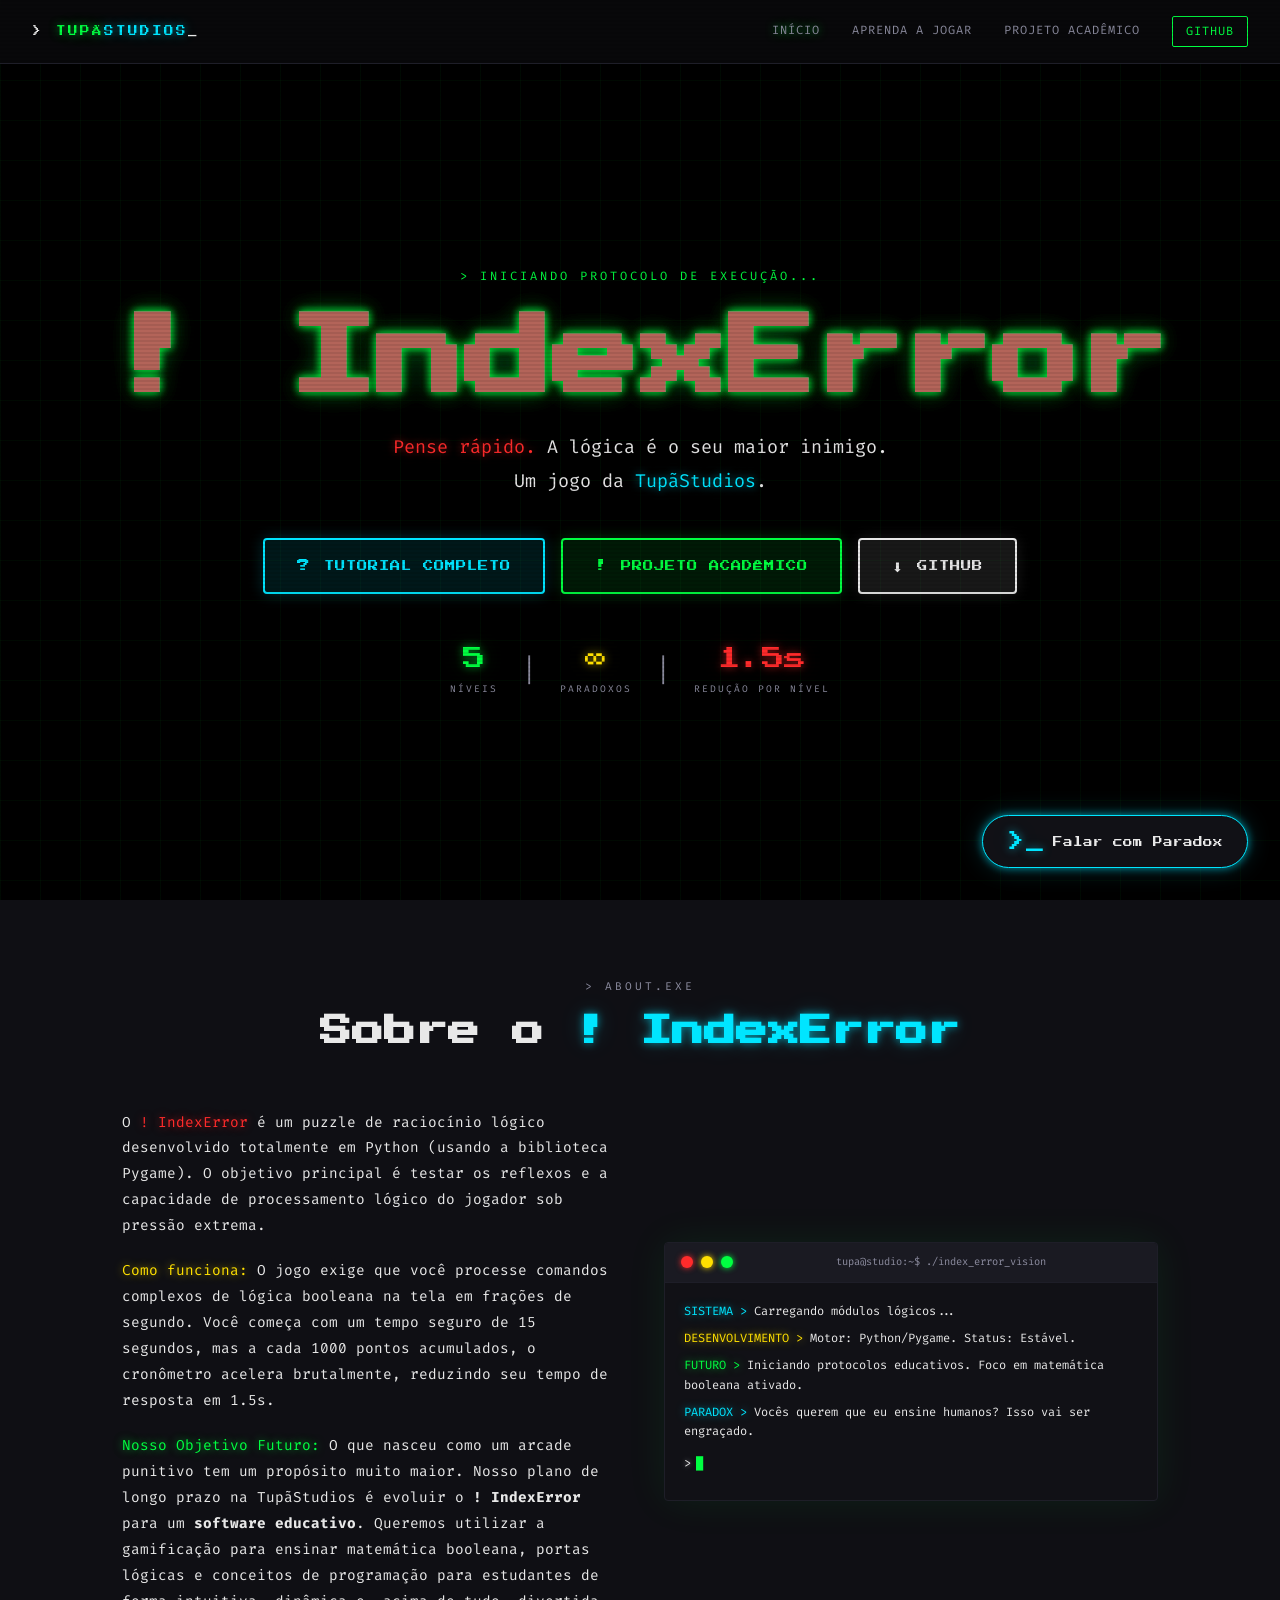
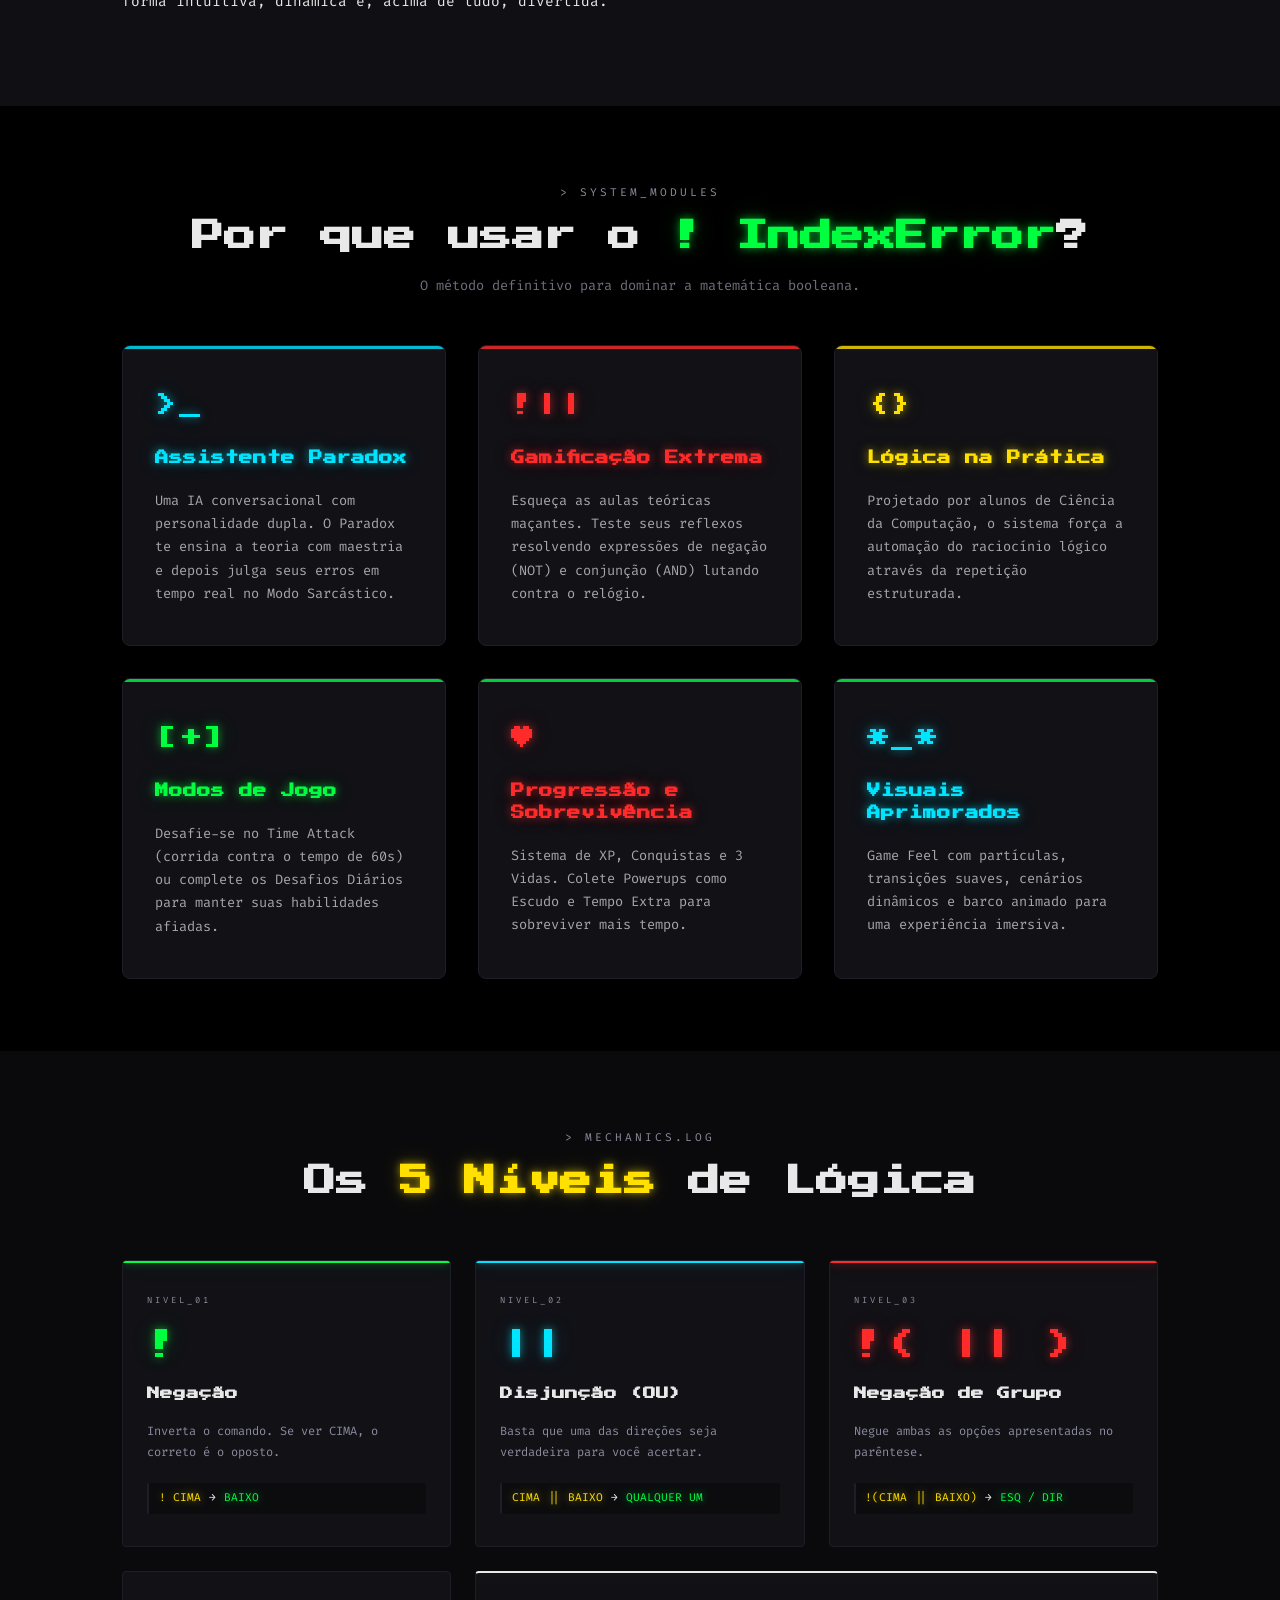
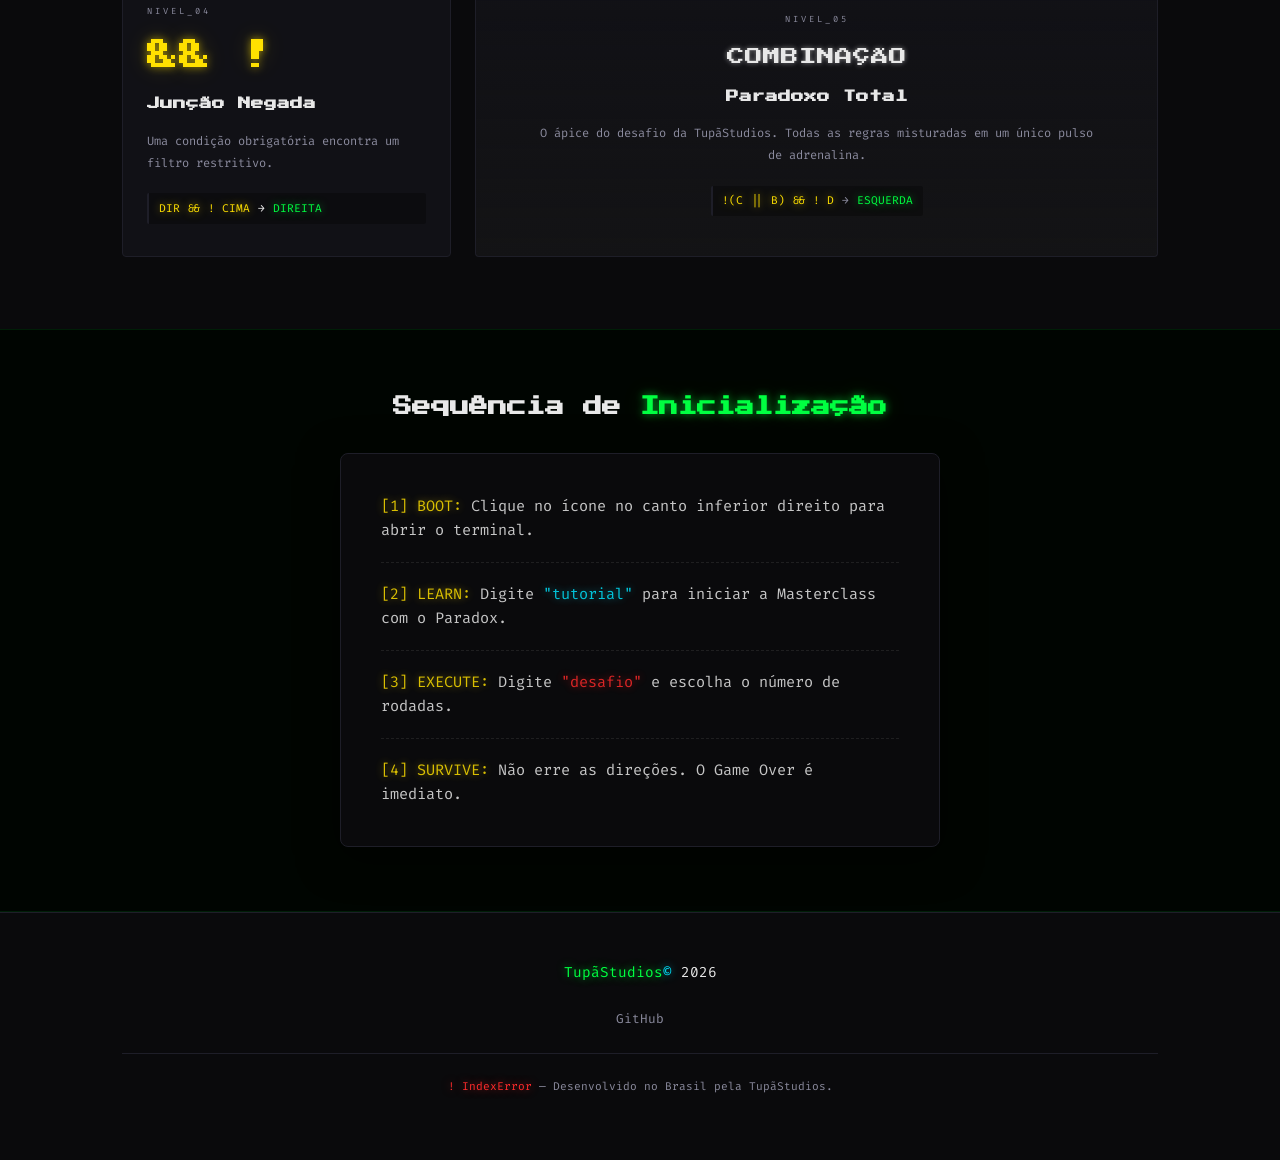
<file: index.html>
<!DOCTYPE html>
<html lang="pt-BR">
<head>
  <meta charset="UTF-8" />
  <meta name="viewport" content="width=device-width, initial-scale=1.0" />
  <title>! IndexError — TupãStudios</title>
  <link rel="icon" href="favicon.svg" type="image/svg+xml" />
  <link rel="preconnect" href="https://fonts.googleapis.com" />
  <link rel="preconnect" href="https://fonts.gstatic.com" crossorigin />
  <link href="https://fonts.googleapis.com/css2?family=Press+Start+2P&family=Fira+Code:wght@300;400;500;600&display=swap" rel="stylesheet" />
  <link rel="stylesheet" href="style.css" />
</head>
<body>
  
  <canvas id="binary-cascade"></canvas>

  <div class="scanlines" aria-hidden="true"></div>

  <nav class="navbar">
    <a href="index.html" class="nav-logo" style="text-decoration: none; color: inherit;">
      &gt; <span class="accent-green">TUPÃ</span><span class="accent-cyan">STUDIOS</span><span class="blink">_</span>
    </a>
    <ul class="nav-links">
      <li><a href="index.html" class="accent-green">Início</a></li>
      <li><a href="tutorial.html">Aprenda a Jogar</a></li>
      <li><a href="tupa.html">Projeto Acadêmico</a></li>
      <li><a href="https://github.com/3-semestre-USJT/NOT-NOT-booleano-Tup-" target="_blank" class="nav-cta">GitHub</a></li>
    </ul>
    <button class="hamburger" id="hamburger" aria-label="Menu">&#9776;</button>
  </nav>

  <section class="hero" id="hero">
    <div class="hero-bg-grid" aria-hidden="true"></div>
    <div class="hero-glitch-wrapper">
      <div class="hero-pre-title">&gt; INICIANDO PROTOCOLO DE EXECUÇÃO...</div>
      <h1 class="hero-title glitch" data-text="! IndexError">! IndexError</h1>
      <p class="hero-subtitle">
        <span class="accent-red">Pense rápido.</span> A lógica é o seu maior inimigo.<br/>
        <span class="mono">Um jogo da <span class="accent-cyan">TupãStudios</span>.</span>
      </p>
      
      <div class="hero-buttons">
        <a href="tutorial.html" class="btn-secondary">
          <span class="btn-icon">?</span> Tutorial Completo
        </a>
        <a href="tupa.html" class="btn-primary">
  <span class="btn-icon">!</span> Projeto Acadêmico
</a>
        <a href="https://github.com/3-semestre-USJT/NOT-NOT-booleano-Tup-" target="_blank" class="btn-secondary github-btn">
          <span class="btn-icon">⬇</span> GitHub
        </a>
      </div>

      <div class="hero-stats">
        <div class="stat-item">
          <span class="stat-val accent-green">5</span>
          <span class="stat-label">NÍVEIS</span>
        </div>
        <div class="stat-sep">|</div>
        <div class="stat-item">
          <span class="stat-val accent-yellow">∞</span>
          <span class="stat-label">PARADOXOS</span>
        </div>
        <div class="stat-sep">|</div>
        <div class="stat-item">
          <span class="stat-val accent-red">1.5s</span>
          <span class="stat-label">REDUÇÃO POR NÍVEL</span>
        </div>
      </div>
    </div>
  </section>

  <section class="section-about" id="game">
    <div class="container">
      <div class="section-header">
        <span class="section-tag mono">&gt; ABOUT.exe</span>
        <h2 class="section-title">Sobre o <span class="accent-cyan">! IndexError</span></h2>
      </div>
      <div class="about-grid">
        <div class="about-text">
          <p class="mono about-desc">
            O <span class="accent-red">! IndexError</span> é um puzzle de raciocínio lógico desenvolvido totalmente em Python (usando a biblioteca Pygame). O objetivo principal é testar os reflexos e a capacidade de processamento lógico do jogador sob pressão extrema.
          </p>
          <p class="mono about-desc">
            <span class="accent-yellow">Como funciona:</span> O jogo exige que você processe comandos complexos de lógica booleana na tela em frações de segundo. Você começa com um tempo seguro de 15 segundos, mas a cada 1000 pontos acumulados, o cronômetro acelera brutalmente, reduzindo seu tempo de resposta em 1.5s.
          </p>
          <p class="mono about-desc">
            <span class="accent-green">Nosso Objetivo Futuro:</span> O que nasceu como um arcade punitivo tem um propósito muito maior. Nosso plano de longo prazo na TupãStudios é evoluir o <strong>! IndexError</strong> para um <strong>software educativo</strong>. Queremos utilizar a gamificação para ensinar matemática booleana, portas lógicas e conceitos de programação para estudantes de forma intuitiva, dinâmica e, acima de tudo, divertida.
          </p>
        </div>
        <div class="terminal-mockup">
          <div class="tm-header">
            <span class="tm-dot red"></span>
            <span class="tm-dot yellow"></span>
            <span class="tm-dot green"></span>
            <span class="tm-title mono">tupa@studio:~$ ./index_error_vision</span>
          </div>
          <div class="tm-body">
            <div class="tm-line"><span class="accent-cyan">SISTEMA &gt;</span> <span>Carregando módulos lógicos...</span></div>
            <div class="tm-line"><span class="accent-yellow">DESENVOLVIMENTO &gt;</span> <span>Motor: Python/Pygame. Status: Estável.</span></div>
            <div class="tm-line"><span class="accent-green">FUTURO &gt;</span> <span>Iniciando protocolos educativos. Foco em matemática booleana ativado.</span></div>
            <div class="tm-line blink-line"><span class="accent-cyan">PARADOX &gt;</span> <span>Vocês querem que eu ensine humanos? Isso vai ser engraçado.</span></div>
            <div class="tm-line tm-input-line">
              <span class="accent-white">&gt; </span>
              <span class="tm-cursor blink">█</span>
            </div>
          </div>
        </div>
      </div>
    </div>
  </section>

  <section class="home-features">
    <div class="section-header" style="text-align: center; margin-bottom: 3rem;">
      <span class="section-tag mono">&gt; SYSTEM_MODULES</span>
      <h2 class="section-title">Por que usar o <span class="accent-green">! IndexError</span>?</h2>
      <p class="section-sub mono" style="margin-top: 1rem; opacity: 0.8;">O método definitivo para dominar a matemática booleana.</p>
    </div>

    <div class="features-grid">
      <div class="feature-card">
        <div class="fc-icon accent-cyan">&gt;_</div>
        <h3 class="accent-cyan">Assistente Paradox</h3>
        <p class="mono">Uma IA conversacional com personalidade dupla. O Paradox te ensina a teoria com maestria e depois julga seus erros em tempo real no Modo Sarcástico.</p>
      </div>
      
      <div class="feature-card">
        <div class="fc-icon accent-red">!||</div>
        <h3 class="accent-red">Gamificação Extrema</h3>
        <p class="mono">Esqueça as aulas teóricas maçantes. Teste seus reflexos resolvendo expressões de negação (NOT) e conjunção (AND) lutando contra o relógio.</p>
      </div>

      <div class="feature-card">
        <div class="fc-icon accent-yellow">{}</div>
        <h3 class="accent-yellow">Lógica na Prática</h3>
        <p class="mono">Projetado por alunos de Ciência da Computação, o sistema força a automação do raciocínio lógico através da repetição estruturada.</p>
      </div>

      <div class="feature-card">
        <div class="fc-icon accent-green">[+]</div>
        <h3 class="accent-green">Modos de Jogo</h3>
        <p class="mono">Desafie-se no Time Attack (corrida contra o tempo de 60s) ou complete os Desafios Diários para manter suas habilidades afiadas.</p>
      </div>

      <div class="feature-card">
        <div class="fc-icon accent-red">♥</div>
        <h3 class="accent-red">Progressão e Sobrevivência</h3>
        <p class="mono">Sistema de XP, Conquistas e 3 Vidas. Colete Powerups como Escudo e Tempo Extra para sobreviver mais tempo.</p>
      </div>

      <div class="feature-card">
        <div class="fc-icon accent-cyan">*_*</div>
        <h3 class="accent-cyan">Visuais Aprimorados</h3>
        <p class="mono">Game Feel com partículas, transições suaves, cenários dinâmicos e barco animado para uma experiência imersiva.</p>
      </div>
    </div>
  </section>

  <section class="section-mechanics" id="mechanics">
    <div class="container">
      <div class="section-header">
        <span class="section-tag mono">&gt; MECHANICS.log</span>
        <h2 class="section-title">Os <span class="accent-yellow">5 Níveis</span> de Lógica</h2>
      </div>
      <div class="mechanics-grid">

        <div class="level-card" data-level="1">
          <div class="level-number mono">NIVEL_01</div>
          <div class="level-op accent-green">!</div>
          <h3 class="level-name">Negação</h3>
          <p class="level-desc mono">Inverta o comando. Se ver CIMA, o correto é o oposto.</p>
          <div class="cmd-example">
            <span class="cmd-input accent-yellow">! CIMA</span> → <span class="cmd-output accent-green">BAIXO</span>
          </div>
        </div>

        <div class="level-card" data-level="2">
          <div class="level-number mono">NIVEL_02</div>
          <div class="level-op accent-cyan">||</div>
          <h3 class="level-name">Disjunção (OU)</h3>
          <p class="level-desc mono">Basta que uma das direções seja verdadeira para você acertar.</p>
          <div class="cmd-example">
            <span class="cmd-input accent-yellow">CIMA || BAIXO</span> → <span class="cmd-output accent-green">QUALQUER UM</span>
          </div>
        </div>

        <div class="level-card" data-level="3">
          <div class="level-number mono">NIVEL_03</div>
          <div class="level-op accent-red">!( || )</div>
          <h3 class="level-name">Negação de Grupo</h3>
          <p class="level-desc mono">Negue ambas as opções apresentadas no parêntese.</p>
          <div class="cmd-example">
            <span class="cmd-input accent-yellow">!(CIMA || BAIXO)</span> → <span class="cmd-output accent-green">ESQ / DIR</span>
          </div>
        </div>

        <div class="level-card" data-level="4">
          <div class="level-number mono">NIVEL_04</div>
          <div class="level-op accent-yellow">&& !</div>
          <h3 class="level-name">Junção Negada</h3>
          <p class="level-desc mono">Uma condição obrigatória encontra um filtro restritivo.</p>
          <div class="cmd-example">
            <span class="cmd-input accent-yellow">DIR && ! CIMA</span> → <span class="cmd-output accent-green">DIREITA</span>
          </div>
        </div>

        <div class="level-card boss-card" data-level="5">
          <div class="level-number mono">NIVEL_05</div>
          <div class="level-op accent-white" style="font-size: 1.1rem; line-height: 2;">COMBINAÇÃO</div>
          <h3 class="level-name">Paradoxo Total</h3>
          <p class="level-desc mono">O ápice do desafio da TupãStudios. Todas as regras misturadas em um único pulso de adrenalina.</p>
          <div class="cmd-example">
            <span class="cmd-input accent-yellow">!(C || B) && ! D</span> <span class="cmd-arrow">→</span> <span class="cmd-output accent-green">ESQUERDA</span>
          </div>
        </div>

      </div>
    </div>
  </section>

  <section class="home-boot">
    <div class="boot-container">
      <h2 class="section-title" style="margin-bottom: 2rem; font-size: 1.2rem;">Sequência de <span class="accent-green">Inicialização</span></h2>
      <div class="boot-steps mono">
        <p><span class="accent-yellow">[1] BOOT:</span> Clique no ícone no canto inferior direito para abrir o terminal.</p>
        <p><span class="accent-yellow">[2] LEARN:</span> Digite <span class="accent-cyan">"tutorial"</span> para iniciar a Masterclass com o Paradox.</p>
        <p><span class="accent-yellow">[3] EXECUTE:</span> Digite <span class="accent-red">"desafio"</span> e escolha o número de rodadas.</p>
        <p><span class="accent-yellow">[4] SURVIVE:</span> Não erre as direções. O Game Over é imediato.</p>
      </div>
    </div>
  </section>

  <footer class="footer">
    <div class="container footer-inner">
      <div class="footer-logo mono">
        <span class="accent-green">TupãStudios</span><span class="accent-cyan">©</span> <span id="footer-year"></span>
      </div>
      <div class="footer-links mono">
        <a href="https://github.com/3-semestre-USJT/NOT-NOT-booleano-Tup-" target="_blank">GitHub</a>
      </div>
      <div class="footer-copy mono">
        <span class="accent-red">! IndexError</span> — Desenvolvido no Brasil pela TupãStudios.
      </div>
    </div>
  </footer>

  <div class="chat-widget" id="chat-widget">
    
    <div class="chat-window" id="chat-window">
      <div class="terminal-header" style="justify-content: space-between;">
        
        <div style="display: flex; align-items: center; gap: 0.8rem;">
          <div class="term-dots">
            <span class="tm-dot red" id="chat-close-btn" style="cursor:pointer;" title="Fechar"></span>
            <span class="tm-dot yellow" id="chat-expand-btn" style="cursor:pointer;" title="Expandir/Minimizar"></span>
            <span class="tm-dot green"></span>
          </div>
          <span class="term-title mono" style="text-align: left;">paradox@tupa-studios</span>
        </div>

        <div class="mode-toggle-container" style="margin-top: 0;">
            <button id="mode-toggle" class="mode-btn assistant" style="padding: 0.3rem 0.6rem;">ASSISTENTE</button>
        </div>

      </div>
      
      <div class="terminal-body" id="terminal-body" style="flex: 1; max-height: none;">
        </div>
      
      <div class="terminal-input-area">
        <span class="input-prompt mono accent-cyan">~$</span>
        <input type="text" id="terminal-input" class="terminal-input mono" placeholder="Digite 'ajuda' ou 'tutorial'..." autocomplete="off" />
      </div>
    </div>

    <button class="chat-toggle-btn" id="chat-toggle-btn">
      <span class="accent-cyan" style="font-size: 1.2rem;">&gt;_</span> 
      <span>Falar com Paradox</span>
    </button>

  </div>

  <script src="script.js"></script>
</body>
</html>
</file>
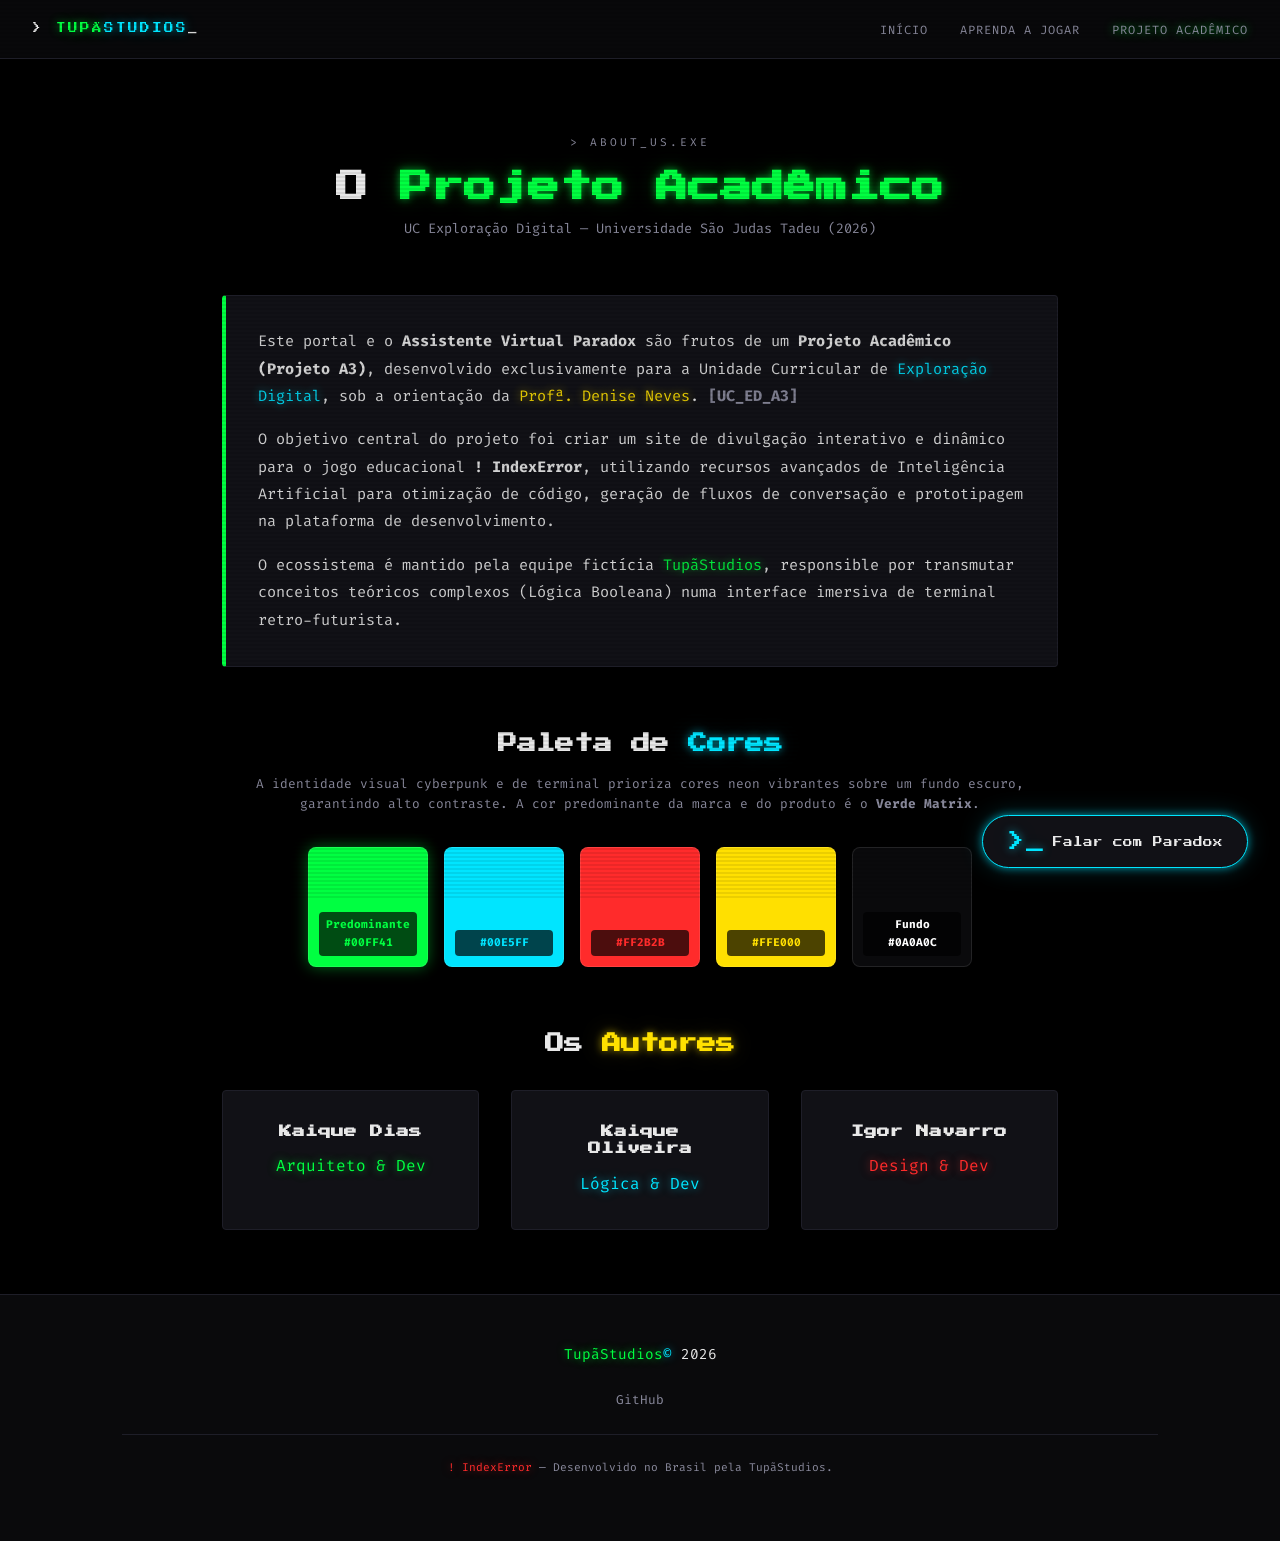
<file: tupa.html>
<!DOCTYPE html>
<html lang="pt-BR">
<head>
  <meta charset="UTF-8" />
  <meta name="viewport" content="width=device-width, initial-scale=1.0" />
  <title>Projeto Acadêmico — TupãStudios</title>
  <link rel="icon" href="favicon.svg" type="image/svg+xml" />
  <link href="https://fonts.googleapis.com/css2?family=Press+Start+2P&family=Fira+Code:wght@300;400;500;600&display=swap" rel="stylesheet" />
  <link rel="stylesheet" href="style.css" />
  <style>
    .about-content { padding: 8rem 2rem 4rem; max-width: 900px; margin: 0 auto; text-align: center; }
    
    .company-desc { background: var(--bg-card); border: 1px solid var(--border); padding: 2rem; border-radius: 4px; text-align: left; margin-bottom: 3rem; border-left: 4px solid var(--green); }
    .company-desc p { margin-bottom: 1rem; font-size: 0.95rem; color: var(--white); opacity: 0.9; line-height: 1.8; }
    .company-desc p:last-child { margin-bottom: 0; }

    .team-grid { display: grid; grid-template-columns: repeat(auto-fit, minmax(250px, 1fr)); gap: 2rem; margin-top: 2rem; }
    .team-member { background: var(--bg-card); border: 1px solid var(--border); padding: 2rem; border-radius: 4px; transition: transform 0.2s; }
    .team-member:hover { transform: translateY(-5px); border-color: var(--green); }
    .team-member h3 { font-family: var(--font-pixel); color: var(--white); font-size: 0.8rem; margin-bottom: 0.8rem; line-height: 1.4; }

    /* NOVA SEÇÃO: PALETA DE CORES */
    .palette-container { display: flex; flex-wrap: wrap; gap: 1rem; justify-content: center; margin-top: 2rem; margin-bottom: 4rem;}
    .color-swatch { width: 120px; height: 120px; border-radius: 8px; display: flex; flex-direction: column; justify-content: flex-end; padding: 10px; border: 1px solid rgba(255,255,255,0.1); box-shadow: 0 4px 15px rgba(0,0,0,0.5); }
    .swatch-hex { font-family: var(--font-mono); font-size: 0.7rem; font-weight: bold; background: rgba(0,0,0,0.7); padding: 4px; border-radius: 4px; text-align: center; }
    
    /* LORE ESCONDIDA */
    .lore-section { margin-top: 4rem; background: rgba(255, 43, 43, 0.05); padding: 3rem 2rem; border: 1px solid var(--red); border-radius: 4px; text-align: left; display: none; animation: glitch-reveal 0.5s ease; }
    @keyframes glitch-reveal { 0% { opacity: 0; transform: scale(0.98) translate(-5px, 5px); } 100% { opacity: 1; transform: scale(1) translate(0, 0); } }
    .lore-section h2 { font-family: var(--font-pixel); color: var(--red); font-size: 1.2rem; margin-bottom: 1.5rem; text-align: center; text-shadow: var(--glow-red);}
    .lore-item { margin-bottom: 1.5rem; padding-bottom: 1.5rem; border-bottom: 1px dashed rgba(255, 43, 43, 0.3); }
    .lore-item:last-child { border-bottom: none; margin-bottom: 0; padding-bottom: 0;}
    
    .secret-trigger { cursor: pointer; user-select: none; transition: color 0.2s; }
    
    /* Efeito glitch para o #SYSTEM_OVERRIDE_ do gatilho 2*/
    .glitch-text {
      animation: terminal-flicker 0.15s infinite, terminal-shake 0.3s infinite;
      display: inline-block;
      text-shadow: 0 0 8px rgba(255, 43, 43, 0.6);
    }

    @keyframes terminal-flicker {
      0%   { opacity: 0.7; }
      50%  { opacity: 1;   }
      100% { opacity: 0.8; }
    }

    @keyframes terminal-shake {
      0%   { transform: translate(0, 0); }
      20%  { transform: translate(-1px, 0); }
      40%  { transform: translate(1px, 0); }
      60%  { transform: translate(-0.5px, 0.5px); }
      80%  { transform: translate(0, 0); }
      100% { transform: translate(0.5px, -0.5px); }
    }
  </style>
</head>
<body>

  <div class="scanlines" aria-hidden="true"></div>

  <nav class="navbar">
    <a href="index.html" class="nav-logo" style="text-decoration: none; color: inherit;">
      &gt; <span class="accent-green">TUPÃ</span><span class="accent-cyan">STUDIOS</span><span class="blink">_</span>
    </a>
    <ul class="nav-links">
      <li><a href="index.html">Início</a></li>
      <li><a href="tutorial.html">Aprenda a Jogar</a></li>
      <li><a href="tupa.html" class="accent-green">Projeto Acadêmico</a></li>
    </ul>
    <button class="hamburger" id="hamburger" aria-label="Menu">&#9776;</button>
  </nav>

  <div class="about-content">
    <div class="section-header">
      <span class="section-tag mono secret-trigger" id="lore-trigger" title="Arquivo de sistema bloqueado...">&gt; ABOUT_US.exe</span>
      <h2 class="section-title">O <span class="accent-green">Projeto Acadêmico</span></h2>
      <p class="section-sub">UC Exploração Digital — Universidade São Judas Tadeu (2026)</p>
    </div>

    <div class="company-desc mono">
      <p>Este portal e o <strong>Assistente Virtual Paradox</strong> são frutos de um <strong>Projeto Acadêmico (Projeto A3)</strong>, desenvolvido exclusivamente para a Unidade Curricular de <span class="accent-cyan">Exploração Digital</span>, sob a orientação da <span class="accent-yellow">Profª. Denise Neves</span>.<strong id="game-trigger" class="secret-trigger" style="cursor: default; color: var(--muted);" title="Variável oculta do sistema "> [UC_ED_A3]</strong></p>
      
      <p>O objetivo central do projeto foi criar um site de divulgação interativo e dinâmico para o jogo educacional <strong>! IndexError</strong>, utilizando recursos avançados de Inteligência Artificial para otimização de código, geração de fluxos de conversação e prototipagem na plataforma de desenvolvimento.</p>

      <p>O ecossistema é mantido pela equipe fictícia <span class="accent-green">TupãStudios</span>, responsible por transmutar conceitos teóricos complexos (Lógica Booleana) numa interface imersiva de terminal retro-futurista.</p>
    </div>

    <h2 class="section-title" style="font-size: 1.2rem; margin-top: 4rem; margin-bottom: 1rem;">Paleta de <span class="accent-cyan">Cores</span></h2>
    <p class="mono" style="font-size: 0.8rem; color: var(--muted); margin-bottom: 2rem;">
      A identidade visual cyberpunk e de terminal prioriza cores neon vibrantes sobre um fundo escuro, garantindo alto contraste. A cor predominante da marca e do produto é o <strong>Verde Matrix</strong>.
    </p>  
    
    <div class="palette-container">
      <div class="color-swatch" style="background-color: #00ff41; box-shadow: 0 0 15px rgba(0,255,65,0.4);">
        <span class="swatch-hex" style="color: #00ff41;">Predominante<br>#00FF41</span>
      </div>
      <div class="color-swatch" style="background-color: #00e5ff;">
        <span class="swatch-hex" style="color: #00e5ff;">#00E5FF</span>
      </div>
      <div class="color-swatch" style="background-color: #ff2b2b;">
        <span class="swatch-hex" style="color: #ff2b2b;">#FF2B2B</span>
      </div>
      <div class="color-swatch" style="background-color: #ffe000;">
        <span class="swatch-hex" style="color: #ffe000;">#FFE000</span>
      </div>
      <div class="color-swatch" style="background-color: #0a0a0c;">
        <span class="swatch-hex" style="color: #fff;">Fundo<br>#0A0A0C</span>
      </div>
    </div>

    <h2 class="section-title" style="font-size: 1.2rem; margin-top: 4rem; margin-bottom: 2rem;">Os <span class="accent-yellow">Autores</span></h2>
    <div class="team-grid">
      <div class="team-member">
        <h3>Kaique Dias</h3>
        <p class="mono accent-green">Arquiteto & Dev</p>
      </div>
      <div class="team-member">
        <h3>Kaique Oliveira</h3>
        <p class="mono accent-cyan">Lógica & Dev</p>
      </div>
      <div class="team-member">
        <h3>Igor Navarro</h3>
        <p class="mono accent-red">Design & Dev</p>
      </div>
    </div>

    <div class="lore-section" id="secret-lore">
      <h2>⚠️ ARQUIVOS DA TUPÃ DESBLOQUEADOS ⚠️</h2>
      <div class="lore-item">
        <h3 class="accent-yellow mono">&gt; Operação Igor Furlobo</h3>
        <p class="mono">Reza a lenda na TupãStudios que o email do Igor na verdade é "igorfurabolo". Enquanto os dois Kaiques codam, o Igor garante o nível de açúcar do time roubando doces na calada da noite.</p>
      </div>
      <div class="lore-item">
        <h3 class="accent-cyan mono">&gt; Segurança Nível Unicórnio</h3>
        <p class="mono">A sala de servidores da Matriz é guardada por um unicórnio tático. É ele quem reinicia os roteadores quando o ping do jogo sobe.</p>
      </div>
      <div class="lore-item">
        <h3 class="accent-red mono">&gt; O Módulo Italiano (Paradox)</h3>
        <p class="mono">Durante madrugadas intensas de código, o bot Paradox herdou o espírito das pistas. Experimente falar sobre "Francesco Virgolini" no Chatbot e veja o sotaque italiano assumir o controle.</p>
      </div>
    </div>

    <div class="lore-section" id="secret-game-codes" style="background: rgba(0, 229, 255, 0.03); border: 1px solid var(--cyan, #00e5ff);">
      <h2 style="color: var(--cyan, #00e5ff); text-shadow: 0 0 10px rgba(0,229,255,0.4)">⌨️ TERMINAL OVERRIDE: CÓDIGOS DO MENU ⌨️</h2>
      <div class="lore-item" style="border-bottom: 1px dashed rgba(0, 229, 255, 0.3);">
        <h3 class="accent-cyan mono">&gt; jequiti</h3>
        <p class="mono">Experimente digitar essa palavra no menu. Um flash rápido do guardião dos servidores surge na tela antes de sumir sem deixar rastros.</p>
      </div>
      <div class="lore-item" style="border-bottom: 1px dashed rgba(0, 229, 255, 0.3);">
        <h3 class="accent-green mono">&gt; zap</h3>
        <p class="mono">Ativa o efeito sonoro clássico do estalo de notificação do seu app de mensagens favorito. Não deixe o Nal do Canal descobrir sobre o Otizapi...</p>
      </div>
      <div class="lore-item" style="border-bottom: 1px dashed rgba(0, 229, 255, 0.3);">
        <h3 class="accent-yellow mono">&gt; mide</h3>
        <p class="mono">Dizem que o Adam Levine tentou avisar sobre aquele que pede em sua música 'animals' e nunca mais foi visto.</p>
      </div>
      <div class="lore-item" style="border-bottom: 1px dashed rgba(0, 229, 255, 0.3);">
        <h3 class="accent-red mono">&gt; caneta</h3>
        <p class="mono">Maranhense e amado por todos, Manoel J. Gomes deixa seu recado no ramo indústial da musical.</p>
      </div>
      <div class="lore-item">
        <h3 class="accent-purple mono">&gt; cinema</h3>
        <p class="mono">Simplesmente.</p>
      </div>
    </div>

  </div>

  <footer class="footer">
    <div class="container footer-inner">
      <div class="footer-logo mono">
        <span class="accent-green">TupãStudios</span><span class="accent-cyan">©</span> <span id="footer-year"></span>
      </div>
      <div class="footer-links mono">
        <a href="https://github.com/3-semestre-USJT/NOT-NOT-booleano-Tup-" target="_blank">GitHub</a>
      </div>
      <div class="footer-copy mono">
        <span class="accent-red">! IndexError</span> — Desenvolvido no Brasil pela TupãStudios.
      </div>
    </div>
  </footer>

  <div class="chat-widget" id="chat-widget">
    <div class="chat-window" id="chat-window">
      <div class="terminal-header" style="justify-content: space-between;">
        <div style="display: flex; align-items: center; gap: 0.8rem;">
          <div class="term-dots">
            <span class="tm-dot red" id="chat-close-btn" style="cursor:pointer;" title="Fechar"></span>
            <span class="tm-dot yellow" id="chat-expand-btn" style="cursor:pointer;" title="Expandir/Minimizar"></span>
            <span class="tm-dot green"></span>
          </div>
          <span class="term-title mono" style="text-align: left;">paradox@tupa-studios</span>
        </div>

        <div class="mode-toggle-container" style="margin-top: 0;">
          <button id="mode-toggle" class="mode-btn assistant" style="padding: 0.3rem 0.6rem;">ASSISTENTE</button>
        </div>
      </div>

      <div class="terminal-body" id="terminal-body" style="flex: 1; max-height: none;"></div>

      <div class="terminal-input-area">
        <span class="input-prompt mono accent-cyan">~$</span>
        <input type="text" id="terminal-input" class="terminal-input mono" placeholder="Digite 'ajuda' ou 'tutorial'..." autocomplete="off" />
      </div>
    </div>

    <button class="chat-toggle-btn" id="chat-toggle-btn">
      <span class="accent-cyan" style="font-size: 1.2rem;">&gt;_</span>
      <span>Falar com Paradox</span>
    </button>
  </div>

  <script>
    // Gatilho 1: ABOUT_US.exe
    const trigger = document.getElementById('lore-trigger');
    const loreSection = document.getElementById('secret-lore');
    let clickCount = 0;
    let clickTimer;

    trigger.addEventListener('click', () => {
      clickCount++;
      clearTimeout(clickTimer);
      clickTimer = setTimeout(() => { clickCount = 0; }, 1500);

      if (clickCount === 1) trigger.style.color = 'var(--yellow)';
      if (clickCount === 2) trigger.style.color = 'var(--red)';

      if (clickCount === 3) {
        trigger.textContent = '> ACESSO_CONCEDIDO';
        trigger.style.color = 'var(--green)';
        loreSection.style.display = 'block';
        setTimeout(() => { loreSection.scrollIntoView({ behavior: 'smooth', block: 'start' }); }, 100);
        trigger.style.pointerEvents = 'none';
      }
    });

    // Gatilho 2: [UC_ED_A3]
    const gameTrigger = document.getElementById('game-trigger');
    const gameSection = document.getElementById('secret-game-codes');
    let gameClickCount = 0;
    let gameClickTimer;

    gameTrigger.addEventListener('click', () => {
      gameClickCount++;
      clearTimeout(gameClickTimer);
      gameClickTimer = setTimeout(() => { gameClickCount = 0; }, 1500);

      if (gameClickCount === 3) {
        gameTrigger.textContent = '_SYSTEM_OVERRIDE_';
        gameTrigger.style.color = 'var(--red-dim)';
        gameTrigger.style.fontWeight = 'bold';
        gameTrigger.classList.add('glitch-text');
        gameSection.style.display = 'block';
        setTimeout(() => { gameSection.scrollIntoView({ behavior: 'smooth', block: 'start' }); }, 100);
        gameTrigger.style.pointerEvents = 'none';
      }
    });
  </script>
  <script src="script.js"></script>
</body>
</html>
</file>
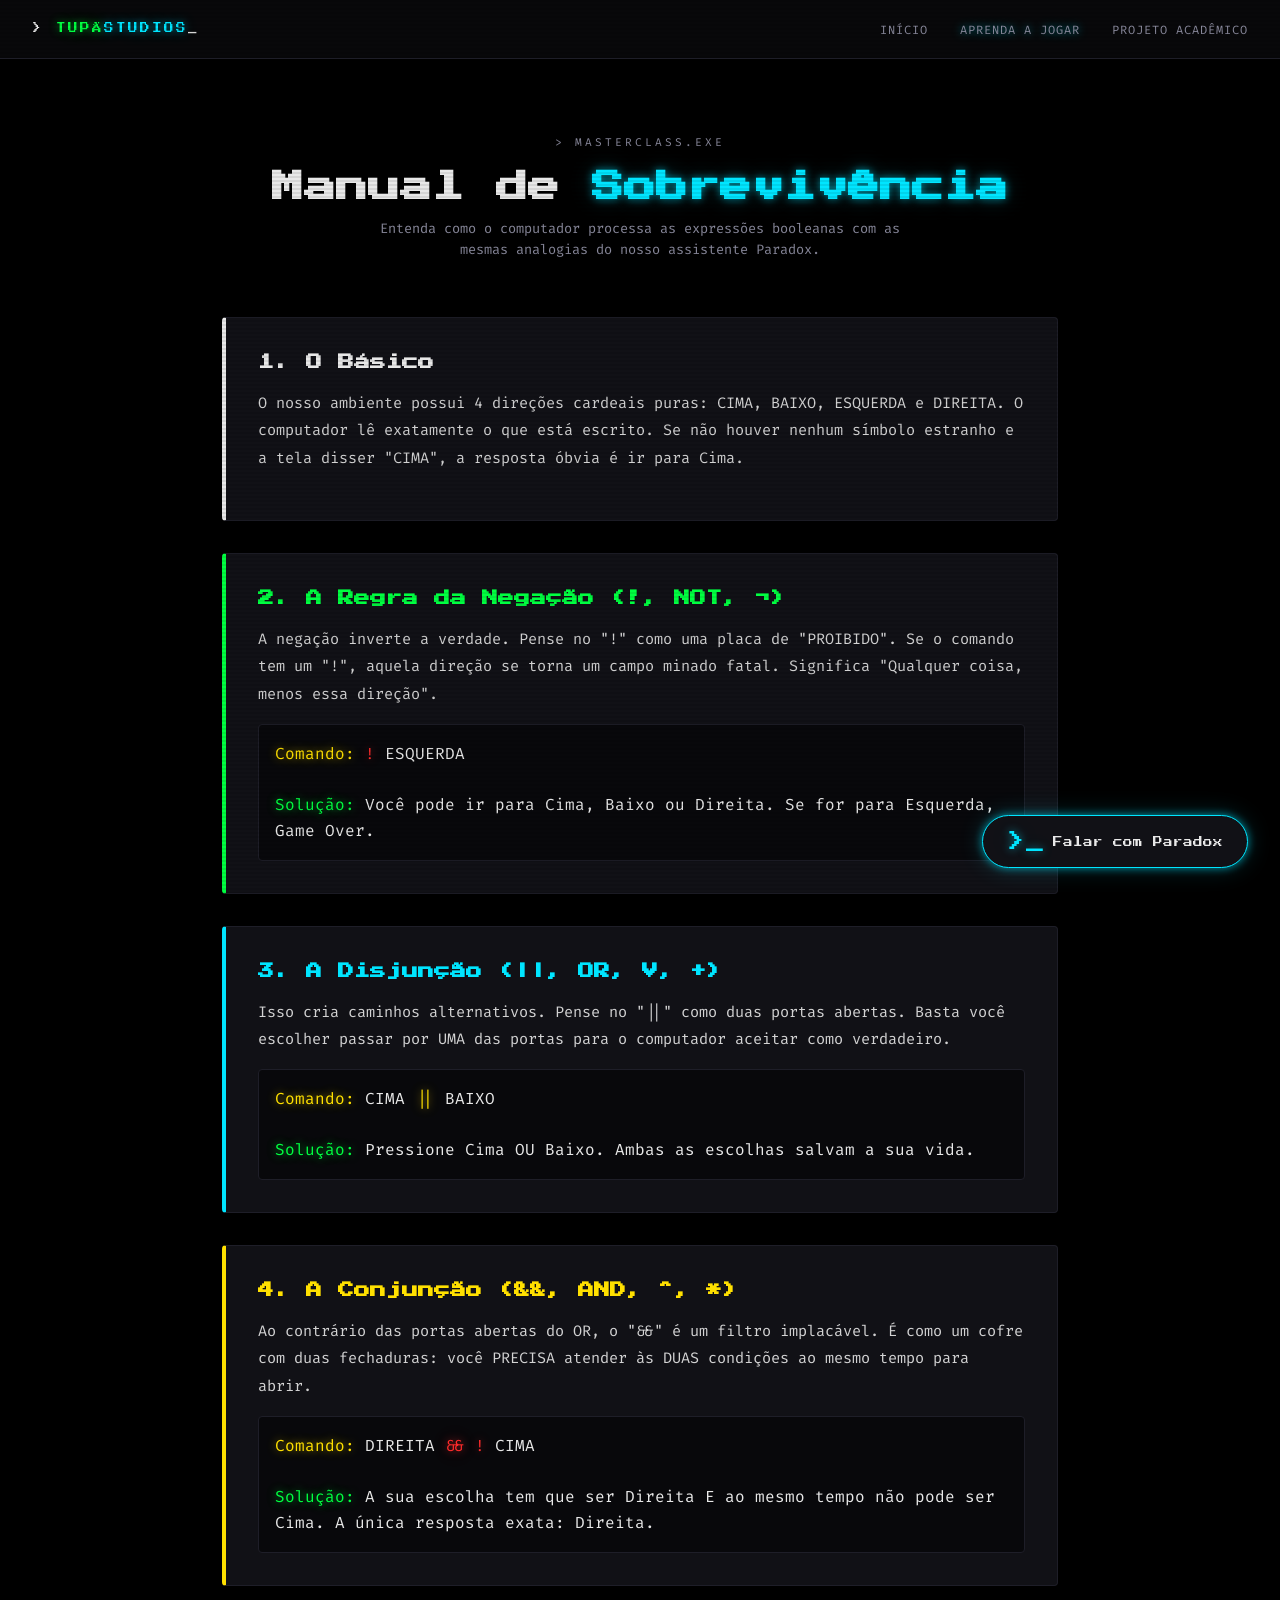
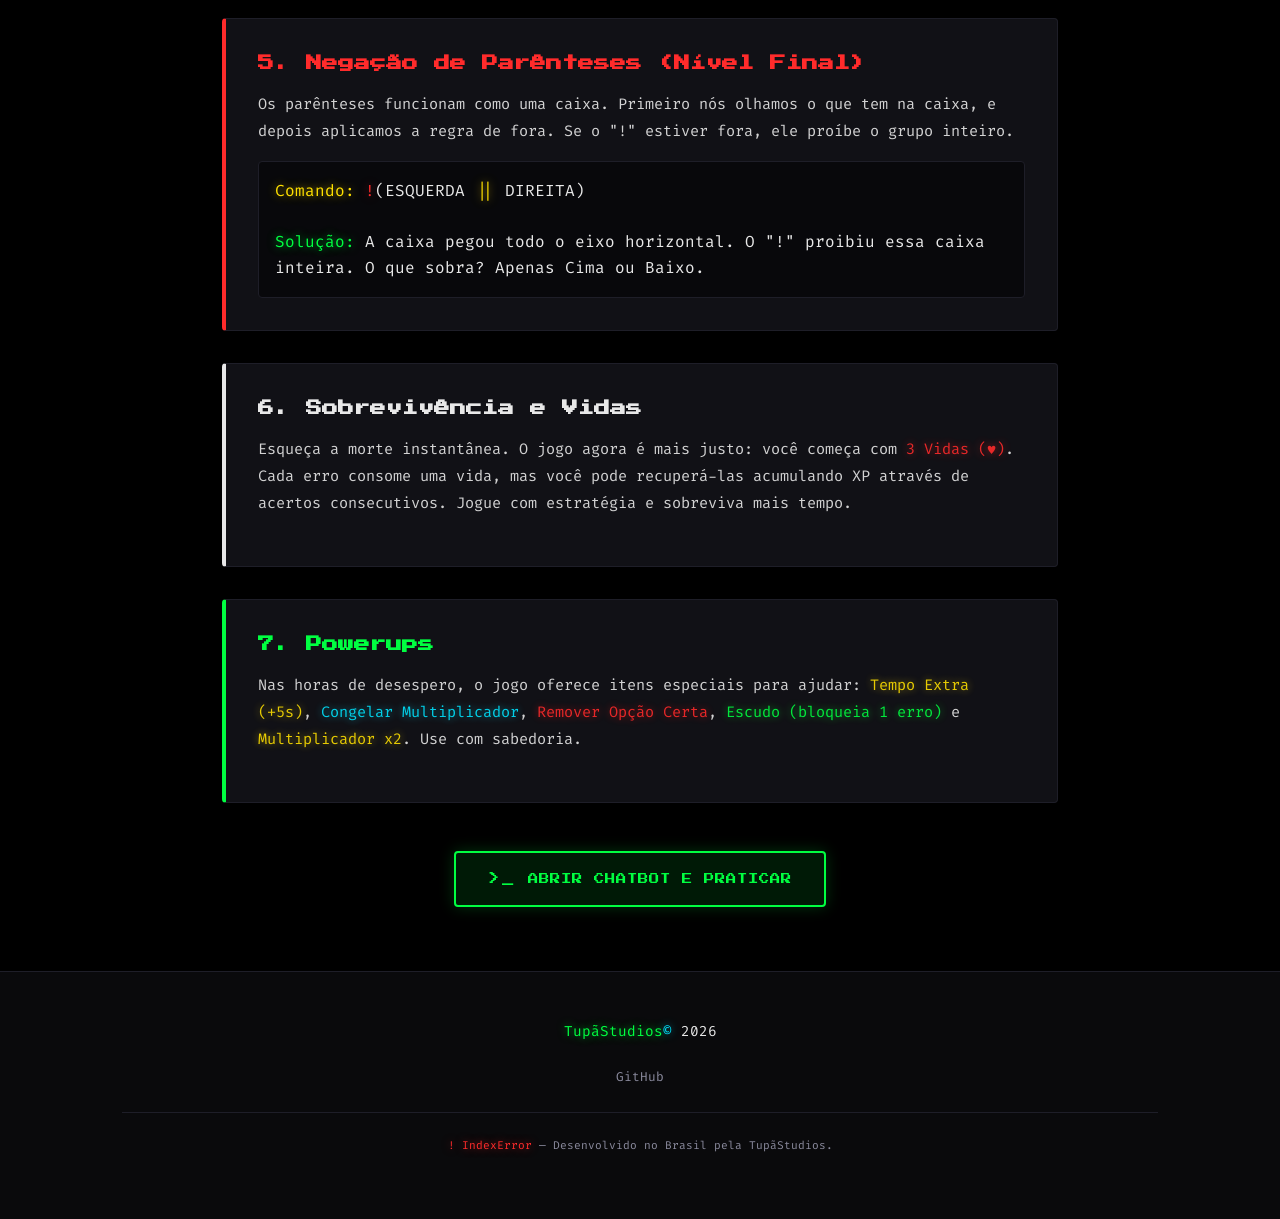
<file: tutorial.html>
<!DOCTYPE html>
<html lang="pt-BR">
<head>
  <meta charset="UTF-8" />
  <meta name="viewport" content="width=device-width, initial-scale=1.0" />
  <title>Tutorial — ! IndexError</title>
  <link rel="icon" href="favicon.svg" type="image/svg+xml" />
  <link href="https://fonts.googleapis.com/css2?family=Press+Start+2P&family=Fira+Code:wght@300;400;500;600&display=swap" rel="stylesheet" />
  <link rel="stylesheet" href="style.css" />
  <style>
    .tutorial-content { padding: 8rem 2rem 4rem; max-width: 900px; margin: 0 auto; }
    .tut-step { background: var(--bg-card); border: 1px solid var(--border); padding: 2rem; margin-bottom: 2rem; border-left: 4px solid var(--cyan); border-radius: 4px;}
    .tut-step h3 { font-family: var(--font-pixel); color: var(--cyan); font-size: 1rem; margin-bottom: 1rem; line-height: 1.5; }
    .tut-step p { margin-bottom: 1rem; font-size: 0.95rem; line-height: 1.8; opacity: 0.9;}
    .tut-example { background: rgba(0,0,0,0.5); padding: 1rem; border-radius: 4px; border: 1px solid var(--border); }
  </style>
</head>
<body>

  <div class="scanlines" aria-hidden="true"></div>

  <nav class="navbar">
    <a href="index.html" class="nav-logo" style="text-decoration: none; color: inherit;">
      &gt; <span class="accent-green">TUPÃ</span><span class="accent-cyan">STUDIOS</span><span class="blink">_</span>
    </a>
    <ul class="nav-links">
      <li><a href="index.html">Início</a></li>
      <li><a href="tutorial.html" class="accent-cyan">Aprenda a Jogar</a></li>
      <li><a href="tupa.html">Projeto Acadêmico</a></li>
    </ul>
    <button class="hamburger" id="hamburger" aria-label="Menu">&#9776;</button>
  </nav>

  <div class="tutorial-content">
    <div class="section-header">
      <span class="section-tag mono">&gt; MASTERCLASS.exe</span>
      <h2 class="section-title">Manual de <span class="accent-cyan">Sobrevivência</span></h2>
      <p class="section-sub">Entenda como o computador processa as expressões booleanas com as mesmas analogias do nosso assistente Paradox.</p>
    </div>

    <div class="tut-step" style="border-left-color: var(--white);">
      <h3 style="color: var(--white);">1. O Básico</h3>
      <p class="mono">O nosso ambiente possui 4 direções cardeais puras: CIMA, BAIXO, ESQUERDA e DIREITA. O computador lê exatamente o que está escrito. Se não houver nenhum símbolo estranho e a tela disser "CIMA", a resposta óbvia é ir para Cima.</p>
    </div>

    <div class="tut-step" style="border-left-color: var(--green);">
      <h3 style="color: var(--green);">2. A Regra da Negação (!, NOT, ¬)</h3>
      <p class="mono">A negação inverte a verdade. Pense no "!" como uma placa de "PROIBIDO". Se o comando tem um "!", aquela direção se torna um campo minado fatal. Significa "Qualquer coisa, menos essa direção".</p>
      <div class="tut-example mono">
        <span class="accent-yellow">Comando:</span> <span class="accent-red">!</span> ESQUERDA<br><br>
        <span class="accent-green">Solução:</span> Você pode ir para Cima, Baixo ou Direita. Se for para Esquerda, Game Over.
      </div>
    </div>

    <div class="tut-step" style="border-left-color: var(--cyan);">
      <h3 style="color: var(--cyan);">3. A Disjunção (||, OR, V, +)</h3>
      <p class="mono">Isso cria caminhos alternativos. Pense no "||" como duas portas abertas. Basta você escolher passar por UMA das portas para o computador aceitar como verdadeiro.</p>
      <div class="tut-example mono">
        <span class="accent-yellow">Comando:</span> CIMA <span class="accent-yellow">||</span> BAIXO<br><br>
        <span class="accent-green">Solução:</span> Pressione Cima OU Baixo. Ambas as escolhas salvam a sua vida.
      </div>
    </div>

    <div class="tut-step" style="border-left-color: var(--yellow);">
      <h3 style="color: var(--yellow);">4. A Conjunção (&&, AND, ^, *)</h3>
      <p class="mono">Ao contrário das portas abertas do OR, o "&&" é um filtro implacável. É como um cofre com duas fechaduras: você PRECISA atender às DUAS condições ao mesmo tempo para abrir.</p>
      <div class="tut-example mono">
        <span class="accent-yellow">Comando:</span> DIREITA <span class="accent-red">&& !</span> CIMA<br><br>
        <span class="accent-green">Solução:</span> A sua escolha tem que ser Direita E ao mesmo tempo não pode ser Cima. A única resposta exata: Direita.
      </div>
    </div>

    <div class="tut-step" style="border-left-color: var(--red);">
      <h3 style="color: var(--red);">5. Negação de Parênteses (Nível Final)</h3>
      <p class="mono">Os parênteses funcionam como uma caixa. Primeiro nós olhamos o que tem na caixa, e depois aplicamos a regra de fora. Se o "!" estiver fora, ele proíbe o grupo inteiro.</p>
      <div class="tut-example mono">
        <span class="accent-yellow">Comando:</span> <span class="accent-red">!</span>(ESQUERDA <span class="accent-yellow">||</span> DIREITA)<br><br>
        <span class="accent-green">Solução:</span> A caixa pegou todo o eixo horizontal. O "!" proibiu essa caixa inteira. O que sobra? Apenas Cima ou Baixo.
      </div>
    </div>

    <div class="tut-step" style="border-left-color: var(--white);">
      <h3 style="color: var(--white);">6. Sobrevivência e Vidas</h3>
      <p class="mono">Esqueça a morte instantânea. O jogo agora é mais justo: você começa com <span class="accent-red">3 Vidas (♥)</span>. Cada erro consome uma vida, mas você pode recuperá-las acumulando XP através de acertos consecutivos. Jogue com estratégia e sobreviva mais tempo.</p>
    </div>

    <div class="tut-step" style="border-left-color: var(--green);">
      <h3 style="color: var(--green);">7. Powerups</h3>
      <p class="mono">Nas horas de desespero, o jogo oferece itens especiais para ajudar: <span class="accent-yellow">Tempo Extra (+5s)</span>, <span class="accent-cyan">Congelar Multiplicador</span>, <span class="accent-red">Remover Opção Certa</span>, <span class="accent-green">Escudo (bloqueia 1 erro)</span> e <span class="accent-yellow">Multiplicador x2</span>. Use com sabedoria.</p>
    </div>

    <div style="text-align: center; margin-top: 3rem;">
      <button class="btn-primary" onclick="document.getElementById('chat-window').classList.add('open'); document.getElementById('terminal-input').focus();">
        <span class="btn-icon">&gt;_</span> Abrir Chatbot e Praticar
      </button>
    </div>
  </div>

  <footer class="footer">
    <div class="container footer-inner">
      <div class="footer-logo mono">
        <span class="accent-green">TupãStudios</span><span class="accent-cyan">©</span> <span id="footer-year"></span>
      </div>
      <div class="footer-links mono">
        <a href="https://github.com/3-semestre-USJT/NOT-NOT-booleano-Tup-" target="_blank">GitHub</a>
      </div>
      <div class="footer-copy mono">
        <span class="accent-red">! IndexError</span> — Desenvolvido no Brasil pela TupãStudios.
      </div>
    </div>
  </footer>

  <div class="chat-widget" id="chat-widget">
    <div class="chat-window" id="chat-window">
      <div class="terminal-header" style="justify-content: space-between;">
        <div style="display: flex; align-items: center; gap: 0.8rem;">
          <div class="term-dots">
            <span class="tm-dot red" id="chat-close-btn" style="cursor:pointer;" title="Fechar"></span>
            <span class="tm-dot yellow" id="chat-expand-btn" style="cursor:pointer;" title="Expandir/Minimizar"></span>
            <span class="tm-dot green"></span>
          </div>
          <span class="term-title mono" style="text-align: left;">paradox@tupa-studios</span>
        </div>

        <div class="mode-toggle-container" style="margin-top: 0;">
          <button id="mode-toggle" class="mode-btn assistant" style="padding: 0.3rem 0.6rem;">ASSISTENTE</button>
        </div>
      </div>

      <div class="terminal-body" id="terminal-body" style="flex: 1; max-height: none;"></div>

      <div class="terminal-input-area">
        <span class="input-prompt mono accent-cyan">~$</span>
        <input type="text" id="terminal-input" class="terminal-input mono" placeholder="Digite 'ajuda' ou 'tutorial'..." autocomplete="off" />
      </div>
    </div>

    <button class="chat-toggle-btn" id="chat-toggle-btn">
      <span class="accent-cyan" style="font-size: 1.2rem;">&gt;_</span>
      <span>Falar com Paradox</span>
    </button>
  </div>

  <script src="script.js"></script>
</body>
</html>
</file>
<file: style.css>
/* ===================================
   ! IndexError — TupãStudios
   style.css
   =================================== */

/* ---- RESET & BASE ---- */
*, *::before, *::after {
  box-sizing: border-box;
  margin: 0;
  padding: 0;
}

:root {
  --bg:          #0a0a0c;
  --bg-2:        #0f0f14;
  --bg-3:        #141419;
  --bg-card:     #111116;
  --green:       #00ff41;
  --green-dim:   #00c832;
  --red:         #ff2b2b;
  --red-dim:     #c41a1a;
  --cyan:        #00e5ff;
  --cyan-dim:    #009fb5;
  --yellow:      #ffe000;
  --yellow-dim:  #c8a800;
  --white:       #e8e8e8;
  --muted:       #8b8b9e;
  --border:      #1e1e28;
  --font-pixel:  'Press Start 2P', monospace;
  --font-mono:   'Fira Code', 'Courier New', monospace;
  --glow-green:  0 0 8px rgba(0,255,65,0.6),  0 0 24px rgba(0,255,65,0.2);
  --glow-cyan:   0 0 8px rgba(0,229,255,0.6), 0 0 24px rgba(0,229,255,0.2);
  --glow-red:    0 0 8px rgba(255,43,43,0.6), 0 0 24px rgba(255,43,43,0.2);
  --glow-yellow: 0 0 8px rgba(255,224,0,0.6), 0 0 24px rgba(255,224,0,0.2);
}

html {
  scroll-behavior: smooth;
  font-size: 16px;
}

body {
  background-color: var(--bg);
  color: var(--white);
  font-family: var(--font-mono);
  overflow-x: hidden;
  line-height: 1.6;
}

/* ---- UTILITY ---- */
.mono          { font-family: var(--font-mono); }
.accent-green  { color: var(--green); text-shadow: var(--glow-green); }
.accent-red    { color: var(--red); text-shadow: var(--glow-red); }
.accent-cyan   { color: var(--cyan); text-shadow: var(--glow-cyan); }
.accent-yellow { color: var(--yellow); text-shadow: var(--glow-yellow); }
.accent-white  { color: var(--white); text-shadow: 0 0 5px rgba(255,255,255,0.5); }

code {
  font-family: var(--font-mono);
  background: rgba(0,255,65,0.08);
  color: var(--green);
  padding: 0 4px;
  border-radius: 2px;
  border: 1px solid rgba(0,255,65,0.2);
}

.container {
  max-width: 1100px;
  margin: 0 auto;
  padding: 0 2rem;
}

/* ---- SCANLINES ---- */
.scanlines {
  position: fixed;
  inset: 0;
  z-index: 9999;
  pointer-events: none;
  background: repeating-linear-gradient(
    0deg,
    transparent,
    transparent 2px,
    rgba(0,0,0,0.08) 2px,
    rgba(0,0,0,0.08) 4px
  );
}

/* ---- BLINK ---- */
@keyframes blink {
  0%,100% { opacity: 1; }
  50%      { opacity: 0; }
}
.blink { animation: blink 1s step-start infinite; }

/* ---- GLITCH TITLE ---- */
@keyframes glitch-1 {
  0%,100%   { clip-path: inset(40% 0 61% 0); transform: translate(-4px, 0); }
  20%       { clip-path: inset(92% 0 1%  0); transform: translate(4px,  0); }
  40%       { clip-path: inset(43% 0 50% 0); transform: translate(-2px, 0); }
  60%       { clip-path: inset(25% 0 58% 0); transform: translate(2px,  0); }
  80%       { clip-path: inset(54% 0 7%  0); transform: translate(-4px, 0); }
}
@keyframes glitch-2 {
  0%,100%   { clip-path: inset(61% 0 1%  0); transform: translate(4px,  0); }
  20%       { clip-path: inset(33% 0 40% 0); transform: translate(-4px, 0); }
  40%       { clip-path: inset(72% 0 14% 0); transform: translate(2px,  0); }
  60%       { clip-path: inset(10% 0 83% 0); transform: translate(-2px, 0); }
  80%       { clip-path: inset(82% 0 3%  0); transform: translate(4px,  0); }
}

.glitch { position: relative; }
.glitch::before,
.glitch::after {
  content: attr(data-text);
  position: absolute;
  inset: 0;
  font-family: inherit;
  font-size: inherit;
}
.glitch::before {
  color: var(--cyan);
  animation: glitch-1 3s infinite linear;
  opacity: 0.7;
}
.glitch::after {
  color: var(--red);
  animation: glitch-2 3s infinite linear;
  opacity: 0.7;
}

/* ---- NAVBAR ---- */
.navbar {
  position: fixed;
  top: 0; left: 0; right: 0;
  z-index: 1000;
  display: flex;
  align-items: center;
  justify-content: space-between;
  padding: 1rem 2rem;
  background: rgba(10,10,12,0.85);
  backdrop-filter: blur(8px);
  border-bottom: 1px solid var(--border);
}

.nav-logo {
  font-family: var(--font-pixel);
  font-size: 0.6rem;
  letter-spacing: 2px;
  white-space: nowrap;
}

.nav-links {
  list-style: none;
  display: flex;
  gap: 2rem;
}

.nav-links a {
  color: var(--muted);
  text-decoration: none;
  font-size: 0.75rem;
  letter-spacing: 1px;
  text-transform: uppercase;
  transition: color 0.2s;
}
.nav-links a:hover { color: var(--green); text-shadow: var(--glow-green); }

.nav-cta {
  display: inline-flex;
  align-items: center;
  justify-content: center;
  border: 1px solid var(--green) !important;
  color: var(--green) !important;
  padding: 0.3rem 0.8rem;
  border-radius: 2px;
}
.nav-cta:hover {
  background: rgba(0,255,65,0.1) !important;
}

.hamburger {
  display: none;
  background: none;
  border: none;
  color: var(--green);
  font-size: 1.4rem;
  cursor: pointer;
}

/* ---- HERO ---- */
@keyframes fade-up {
  from { opacity:0; transform: translateY(24px); }
  to   { opacity:1; transform: translateY(0); }
}

.hero {
  position: relative;
  min-height: 100vh;
  display: flex;
  flex-direction: column;
  align-items: center;
  justify-content: center;
  text-align: center;
  padding: 8rem 2rem 4rem;
  overflow: hidden;
}

/* animated grid bg */
.hero-bg-grid {
  position: absolute;
  inset: 0;
  background-image:
    linear-gradient(rgba(0,255,65,0.04) 1px, transparent 1px),
    linear-gradient(90deg, rgba(0,255,65,0.04) 1px, transparent 1px);
  background-size: 40px 40px;
  animation: grid-pan 20s linear infinite;
}
@keyframes grid-pan {
  from { background-position: 0 0; }
  to   { background-position: 40px 40px; }
}

.hero-glitch-wrapper {
  position: relative;
  z-index: 1;
  animation: fade-up 0.8s ease both;
}

.hero-pre-title {
  font-family: var(--font-mono);
  font-size: 0.75rem;
  color: var(--green);
  letter-spacing: 3px;
  margin-bottom: 1.5rem;
  animation: fade-up 0.6s 0.1s ease both;
  opacity: 0;
}

.hero-title {
  font-family: var(--font-pixel);
  font-size: clamp(2.2rem, 8vw, 5.5rem);
  color: var(--green);
  text-shadow: var(--glow-green);
  line-height: 1.1;
  margin-bottom: 1.5rem;
  animation: fade-up 0.7s 0.3s ease both;
  opacity: 0;
}

.hero-subtitle {
  font-family: var(--font-mono);
  font-size: clamp(0.9rem, 2vw, 1.15rem);
  color: var(--white);
  line-height: 1.8;
  max-width: 600px;
  margin: 0 auto 2.5rem;
  animation: fade-up 0.7s 0.5s ease both;
  opacity: 0;
}

.hero-buttons {
  display: flex;
  gap: 1rem;
  justify-content: center;
  flex-wrap: wrap;
  margin-bottom: 3rem;
  animation: fade-up 0.7s 0.7s ease both;
  opacity: 0;
}

.btn-primary, .btn-secondary {
  display: inline-flex;
  align-items: center;
  justify-content: center; /* Centraliza o conteúdo */
  gap: 0.8rem;
  padding: 1rem 2rem;
  font-family: var(--font-pixel);
  font-size: 0.65rem;
  text-decoration: none;
  letter-spacing: 1px;
  border-radius: 4px;
  transition: all 0.3s ease;
  cursor: pointer;
  border: 2px solid transparent;
  text-transform: uppercase;

  line-height: 1.6; 
  text-align: center; 
  white-space: normal; 
  
  text-decoration: none;
  letter-spacing: 1px;
  border-radius: 4px;
  transition: all 0.3s ease;
  cursor: pointer;
  border: 2px solid transparent;
  text-transform: uppercase;
}

/* Botão Principal (Projeto Acadêmico) */
.btn-primary {
  background: rgba(0, 255, 65, 0.1);
  color: var(--green);
  border-color: var(--green);
  box-shadow: 0 0 15px rgba(0, 255, 65, 0.2);
}
.btn-primary:hover {
  background: var(--green);
  color: var(--bg);
  box-shadow: var(--glow-green);
  transform: translateY(-3px);
}

/* Botão Secundário (Tutorial) */
.btn-secondary {
  background: rgba(0, 229, 255, 0.1);
  color: var(--cyan);
  border-color: var(--cyan);
  box-shadow: 0 0 15px rgba(0, 229, 255, 0.2);
}
.btn-secondary:hover {
  background: var(--cyan);
  color: var(--bg);
  box-shadow: var(--glow-cyan);
  transform: translateY(-3px);
}

/* Botão GitHub (Específico) */
a[href*="github"].btn-secondary {
  background: rgba(232, 232, 232, 0.1);
  color: var(--white);
  border-color: var(--white);
  box-shadow: 0 0 15px rgba(255, 255, 255, 0.1);
}
a[href*="github"].btn-secondary:hover,
.github-btn:hover {
  background: var(--white);
  color: var(--bg) !important;
  box-shadow: 0 0 25px rgba(255, 255, 255, 0.6);
}

.btn-icon { font-size: 0.8rem; }

.hero-stats {
  display: flex;
  align-items: center;
  justify-content: center;
  gap: 1.5rem;
  animation: fade-up 0.7s 0.9s ease both;
  opacity: 0;
  flex-wrap: wrap;
}

.stat-item { display: flex; flex-direction: column; align-items: center; gap: 0.2rem; }
.stat-val   { font-family: var(--font-pixel); font-size: 1.4rem; }
.stat-label { font-family: var(--font-mono); font-size: 0.6rem; color: var(--muted); letter-spacing: 2px; }
.stat-sep   { color: var(--muted); font-size: 1.5rem; }

.hero-scroll-hint {
  position: absolute;
  bottom: 2rem;
  left: 50%;
  transform: translateX(-50%);
  display: flex;
  flex-direction: column;
  align-items: center;
  gap: 0.3rem;
  color: var(--muted);
  font-size: 0.65rem;
  animation: fade-up 1s 1.2s ease both;
  opacity: 0;
}
@keyframes bounce {
  0%,100% { transform: translateY(0); }
  50%     { transform: translateY(6px); }
}
.scroll-arrow { animation: bounce 1.5s ease infinite; }

/* ---- SECTION COMMON ---- */
.section-about,
.section-mechanics,
.section-terminal {
  padding: 6rem 0;
  position: relative;
}

.section-about    { background: var(--bg-2); }
.section-mechanics{ background: var(--bg); }
.section-terminal { background: var(--bg-2); }

.section-header {
  text-align: center;
  margin-bottom: 3.5rem;
}

.section-tag {
  display: inline-block;
  font-size: 0.7rem;
  color: var(--muted);
  letter-spacing: 3px;
  margin-bottom: 0.8rem;
  text-transform: uppercase;
}

.section-title {
  font-family: var(--font-pixel);
  font-size: clamp(1.2rem, 4vw, 2rem);
  margin-bottom: 0.5rem;
  line-height: 1.4;
}

.section-sub {
  color: var(--muted);
  font-size: 0.85rem;
  max-width: 520px;
  margin: 0 auto;
}

/* Animações para páginas de conteúdo */
.section-header,
.about-content,
.tutorial-content,
.company-desc,
.tut-step,
.team-member,
.lore-item,
.color-swatch {
  opacity: 0;
  animation: fade-up 0.8s ease both;
}

.section-header {
  animation-delay: 0.1s;
}

.about-content,
.tutorial-content {
  animation-delay: 0.15s;
}

.company-desc,
.tut-step,
.team-member,
.lore-item,
.color-swatch {
  animation-delay: 0.2s;
}

.color-swatch:nth-child(1) { animation-delay: 0.25s; }
.color-swatch:nth-child(2) { animation-delay: 0.30s; }
.color-swatch:nth-child(3) { animation-delay: 0.35s; }
.color-swatch:nth-child(4) { animation-delay: 0.40s; }
.color-swatch:nth-child(5) { animation-delay: 0.45s; }

.tut-step:nth-of-type(odd) { animation-delay: 0.22s; }
.tut-step:nth-of-type(even) { animation-delay: 0.28s; }
.team-member:nth-child(1) { animation-delay: 0.24s; }
.team-member:nth-child(2) { animation-delay: 0.30s; }
.team-member:nth-child(3) { animation-delay: 0.36s; }
.lore-item:nth-child(1) { animation-delay: 0.24s; }
.lore-item:nth-child(2) { animation-delay: 0.30s; }
.lore-item:nth-child(3) { animation-delay: 0.36s; }

/* =========================================================
   ESTILOS DA LANDING PAGE INSTITUCIONAL (index.html)
   ========================================================= */

.home-features {
  padding: 6rem 2rem;
  max-width: 1100px;
  margin: 0 auto;
}

.features-grid {
  display: grid;
  grid-template-columns: repeat(auto-fit, minmax(280px, 1fr));
  gap: 2rem;
}

.feature-card {
  background: var(--bg-card);
  border: 1px solid var(--border);
  padding: 2.5rem 2rem;
  border-radius: 8px;
  transition: transform 0.3s ease, border-color 0.3s ease, box-shadow 0.3s ease;
  position: relative;
  overflow: hidden;
}

.feature-card:hover {
  transform: translateY(-8px);
  border-color: var(--green);
  box-shadow: 0 10px 30px rgba(0, 255, 65, 0.05);
}

/* Detalhe da borda superior colorida em cada card */
.feature-card::before {
  content: '';
  position: absolute;
  top: 0; left: 0; right: 0; height: 3px;
  background: var(--green);
  opacity: 0.8;
}
.feature-card:nth-child(1)::before { background: var(--cyan); }
.feature-card:nth-child(2)::before { background: var(--red); }
.feature-card:nth-child(3)::before { background: var(--yellow); }

.fc-icon {
  font-family: var(--font-pixel);
  font-size: 1.5rem;
  margin-bottom: 1.5rem;
}

.feature-card h3 {
  font-family: var(--font-pixel);
  font-size: 0.85rem;
  margin-bottom: 1.2rem;
  line-height: 1.6;
}

.feature-card p {
  font-size: 0.85rem;
  color: var(--white);
  opacity: 0.7;
  line-height: 1.7;
}

.home-boot {
  background: rgba(0, 255, 65, 0.02);
  border-top: 1px solid rgba(0, 255, 65, 0.1);
  border-bottom: 1px solid rgba(0, 255, 65, 0.1);
  padding: 5rem 2rem;
  margin-bottom: 2rem;
}

.boot-container {
  max-width: 800px;
  margin: 0 auto;
  text-align: center;
}

.boot-steps {
  background: var(--bg);
  border: 1px solid var(--border);
  padding: 2.5rem;
  border-radius: 8px;
  text-align: left;
  display: inline-block;
  box-shadow: 0 10px 40px rgba(0,0,0,0.6);
  width: 100%;
  max-width: 600px;
}

.boot-steps p {
  margin-bottom: 1.2rem;
  font-size: 0.95rem;
  color: var(--white);
  opacity: 0.85;
  border-bottom: 1px dashed rgba(255,255,255,0.1);
  padding-bottom: 1.2rem;
}
.boot-steps p:last-child {
  margin-bottom: 0;
  border-bottom: none;
  padding-bottom: 0;
}

/* Responsividade extra para os passos de boot */
@media (max-width: 768px) {
  .boot-steps {
    padding: 1.5rem;
  }
  .boot-steps p {
    font-size: 0.85rem;
  }
}

/* ---- ABOUT SECTION ---- */
.about-grid {
  display: grid;
  grid-template-columns: 1fr 1fr;
  gap: 3rem;
  align-items: center;
}

.about-desc {
  font-size: 0.9rem;
  color: var(--white);
  margin-bottom: 1.2rem;
  line-height: 1.8;
  opacity: 1;
}

/* Terminal Mockup (hero preview) */
.terminal-mockup {
  background: var(--bg-card);
  border: 1px solid var(--border);
  border-radius: 4px;
  overflow: hidden;
  box-shadow: 0 0 40px rgba(0,255,65,0.08);
}

.tm-header {
  background: #1a1a22;
  padding: 0.7rem 1rem;
  display: flex;
  align-items: center;
  gap: 0.5rem;
  border-bottom: 1px solid var(--border);
}

.tm-dot {
  width: 12px; height: 12px;
  border-radius: 50%;
}
.tm-dot.red    { background: var(--red);    box-shadow: 0 0 6px var(--red); }
.tm-dot.yellow { background: var(--yellow); box-shadow: 0 0 6px var(--yellow); }
.tm-dot.green  { background: var(--green);  box-shadow: 0 0 6px var(--green); }

.tm-title {
  flex: 1;
  text-align: center;
  font-size: 0.65rem;
  color: var(--muted);
}

.tm-body {
  padding: 1.2rem;
  min-height: 180px;
}

.tm-line {
  font-size: 0.75rem;
  margin-bottom: 0.5rem;
  line-height: 1.6;
}

.tm-input-line { display: flex; align-items: center; gap: 0.3rem; margin-top: 0.8rem; }
.tm-cursor { color: var(--green); }

/* flicker anim for one line */
@keyframes flicker {
  0%,95%,100% { opacity: 1; }
  96%         { opacity: 0.3; }
  98%         { opacity: 0.7; }
}
.blink-line { animation: flicker 4s ease infinite; }

/* ---- MECHANICS ---- */
.mechanics-grid {
  display: grid;
  grid-template-columns: repeat(3, 1fr);
  gap: 1.5rem;
}

.level-card {
  background: var(--bg-card);
  border: 1px solid var(--border);
  border-radius: 4px;
  padding: 2rem 1.5rem;
  transition: transform 0.2s, border-color 0.2s, box-shadow 0.2s;
  position: relative;
  overflow: hidden;
}
.level-card::before {
  content: '';
  position: absolute;
  top: 0; left: 0; right: 0;
  height: 2px;
}
.level-card[data-level="1"]::before { background: var(--green); box-shadow: var(--glow-green); }
.level-card[data-level="2"]::before { background: var(--cyan);  box-shadow: var(--glow-cyan); }
.level-card[data-level="3"]::before { background: var(--red);   box-shadow: var(--glow-red); }

.level-card:hover {
  transform: translateY(-6px);
  border-color: var(--muted);
}
.level-card[data-level="1"]:hover { box-shadow: 0 8px 32px rgba(0,255,65,0.12); }
.level-card[data-level="2"]:hover { box-shadow: 0 8px 32px rgba(0,229,255,0.12); }
.level-card[data-level="3"]:hover { box-shadow: 0 8px 32px rgba(255,43,43,0.12); }

.level-number {
  font-size: 0.55rem;
  color: var(--muted);
  letter-spacing: 3px;
  margin-bottom: 0.8rem;
}

.level-op {
  font-family: var(--font-pixel);
  font-size: 2rem;
  margin-bottom: 0.8rem;
}

.level-name {
  font-family: var(--font-pixel);
  font-size: 0.8rem;
  margin-bottom: 1rem;
  color: var(--white);
}

.level-desc {
  font-size: 0.75rem;
  color: var(--muted);
  line-height: 1.8;
  margin-bottom: 1.2rem;
}

.level-examples {
  display: flex;
  flex-direction: column;
  gap: 0.5rem;
  margin-bottom: 1.2rem;
}

.cmd-example {
  display: flex;
  align-items: center;
  gap: 0.5rem;
  font-size: 0.7rem;
  background: rgba(0,0,0,0.3);
  padding: 0.4rem 0.6rem;
  border-radius: 2px;
  border-left: 2px solid var(--border);
  flex-wrap: wrap;
}

.cmd-arrow { color: var(--muted); }

.level-badge {
  border-top: 1px solid var(--border);
  padding-top: 0.8rem;
}
.badge-text {
  font-size: 0.55rem;
  color: var(--muted);
  letter-spacing: 2px;
}

/* ---- PARADOX TERMINAL ---- */
.terminal-container {
  max-width: 780px;
  margin: 0 auto;
  background: var(--bg-card);
  border: 1px solid var(--border);
  border-radius: 4px;
  overflow: hidden;
  box-shadow: 0 0 60px rgba(0,229,255,0.08);
}

.terminal-header {
  background: #1a1a22;
  padding: 0.7rem 1rem;
  display: flex;
  align-items: center;
  gap: 0.8rem;
  border-bottom: 1px solid var(--border);
}

.term-dots { display: flex; gap: 0.4rem; }

.term-title {
  flex: 1;
  text-align: center;
  font-size: 0.65rem;
  color: var(--muted);
}

.term-status {
  font-size: 0.6rem;
  letter-spacing: 1px;
}

.terminal-body {
  min-height: 320px;
  max-height: 400px;
  overflow-y: auto;
  padding: 1.2rem;
  display: flex;
  flex-direction: column;
  gap: 0.4rem;
  scroll-behavior: smooth;
}

/* scrollbar */
.terminal-body::-webkit-scrollbar { width: 4px; }
.terminal-body::-webkit-scrollbar-track { background: transparent; }
.terminal-body::-webkit-scrollbar-thumb { background: var(--muted); border-radius: 2px; }

.term-msg {
  font-size: 0.78rem;
  line-height: 1.7;
  animation: msg-appear 0.2s ease;
}
@keyframes msg-appear {
  from { opacity:0; transform:translateX(-8px); }
  to   { opacity:1; transform:translateX(0); }
}

.term-msg.bot  { color: var(--cyan); }
.term-msg.user { color: var(--white); }
.term-msg.sys  { color: var(--yellow); font-style: italic; }
.term-msg.err  { color: var(--red); }
.term-msg.ok   { color: var(--green); }

.term-msg .prefix { opacity: 0.6; margin-right: 0.4rem; }

.terminal-input-area {
  display: flex;
  align-items: center;
  gap: 0.5rem;
  padding: 0.8rem 1.2rem;
  border-top: 1px solid var(--border);
  background: rgba(0,0,0,0.2);
}

.input-prompt {
  font-size: 0.7rem;
  white-space: nowrap;
  flex-shrink: 0;
}

.terminal-input {
  flex: 1;
  background: transparent;
  border: none;
  outline: none;
  color: var(--white);
  font-family: var(--font-mono);
  font-size: 0.82rem;
  caret-color: var(--green);
}

.terminal-hint {
  padding: 0.5rem 1.2rem;
  font-size: 0.62rem;
  color: var(--muted);
  border-top: 1px solid var(--border);
  background: rgba(0,0,0,0.15);
}

/* ---- FOOTER ---- */
.footer {
  background: var(--bg);
  border-top: 1px solid var(--border);
  padding: 3rem 0 2rem;
  position: relative;
  z-index: 10;
}

.footer-inner {
  display: flex;
  flex-direction: column;
  gap: 1.5rem;
  align-items: center;
  justify-content: center;
  padding-bottom: 2rem;
}

.footer-logo {
  font-size: 0.9rem;
  text-align: center;
}

.footer-links {
  display: flex;
  gap: 1.5rem;
  justify-content: center;
}

.footer-links a {
  color: var(--muted);
  text-decoration: none;
  font-size: 0.8rem;
  transition: color 0.2s;
  position: relative; 
  z-index: 20;
}
.footer-links a:hover { color: var(--green); }
.footer-links a:active {transform: scale(0.95);} 

.footer-copy {
  font-size: 0.7rem;
  color: var(--muted);
  width: 100%;
  text-align: center;
  padding-top: 1.5rem;
  border-top: 1px solid var(--border);
}

.footer-bottom {
  text-align: center;
  padding: 1rem 2rem;
  font-size: 0.6rem;
  color: var(--muted);
  border-top: 1px solid var(--border);
}

/* ---- MOBILE NAV ---- */
@media (max-width: 768px) {
  .hamburger { display: block; }

  

  .nav-links {
    display: none;
    flex-direction: column;
    gap: 1rem;
    position: absolute;
    top: 100%;
    left: 0; right: 0;
    background: rgba(10,10,12,0.97);
    padding: 1.5rem 2rem;
    border-bottom: 1px solid var(--border);
    backdrop-filter: blur(8px);
  }
  .nav-links.open { display: flex; }

  .about-grid { grid-template-columns: 1fr; }

  .mechanics-grid { grid-template-columns: 1fr; }

  .hero-title { font-size: 2rem; }

  .footer-inner { flex-direction: column; text-align: center; }
}

@media (max-width: 480px) {
  .terminal-container { margin: 0; border-radius: 0; border-left: none; border-right: none; }
  .hero-stats { gap: 0.8rem; }
  .stat-val { font-size: 1rem; }
}

/* ---- DEMO TIMER ANIMATION ---- */
@keyframes timer-pulse {
  0%,100% { text-shadow: var(--glow-red); }
  50%     { text-shadow: none; }
}
#demo-timer { animation: timer-pulse 1s ease infinite; }


/* ---- MODE TOGGLE ---- */
.mode-toggle-container {
  margin-top: 1.5rem;
  display: flex;
  align-items: center;
  justify-content: center;
  gap: 1rem;
}

.mode-label {
  font-size: 0.7rem;
  color: var(--muted);
}

.mode-btn {
  background: transparent;
  border: 1px solid var(--border);
  padding: 0.5rem 1rem;
  font-family: var(--font-pixel);
  font-size: 0.6rem;
  cursor: pointer;
  transition: all 0.3s;
  border-radius: 4px;
}

.mode-btn.sarcastic {
  color: var(--red);
  border-color: var(--red);
  box-shadow: inset 0 0 10px rgba(255, 43, 43, 0.1);
}

.mode-btn.assistant {
  color: var(--cyan);
  border-color: var(--cyan);
  box-shadow: inset 0 0 10px rgba(0, 229, 255, 0.1);
}

.mechanics-grid {
  grid-template-columns: repeat(auto-fit, minmax(300px, 1fr)); /* Melhora o layout para 5 itens */
}

/* =========================================================
   CHATBOT FLUTUANTE (WIDGET)
   ========================================================= */
.chat-widget {
  position: fixed;
  bottom: 2rem;
  right: 2rem;
  z-index: 9999;
  display: flex;
  flex-direction: column;
  align-items: flex-end;
  pointer-events: none;
}

   
.chat-toggle-btn {
  background: var(--bg-card);
  border: 1px solid var(--cyan);
  color: var(--white);
  padding: 1rem 1.5rem;
  border-radius: 30px;
  font-family: var(--font-pixel);
  font-size: 0.6rem;
  cursor: pointer;
  box-shadow: var(--glow-cyan);
  transition: all 0.3s ease;
  display: flex;
  align-items: center;
  gap: 0.5rem;
  pointer-events: auto;
  
}

.chat-toggle-btn:hover {
  background: rgba(0, 229, 255, 0.1);
  transform: translateY(-5px);
}

.chat-window {
  width: 450px;
  height: 550px;
  background: var(--bg-card);
  border: 1px solid var(--border);
  border-radius: 8px;
  box-shadow: 0 10px 50px rgba(0, 229, 255, 0.15);
  display: flex;
  flex-direction: column;
  margin-bottom: 1rem;
  transition: all 0.3s cubic-bezier(0.25, 0.8, 0.25, 1);
  
  /* Estado Fechado */
  opacity: 0;
  transform: translateY(20px) scale(0.95);
  pointer-events: none;
  transform-origin: bottom right;
}

.chat-window.open {
  /* Estado Aberto */
  opacity: 1;
  transform: translateY(0) scale(1);
  pointer-events: all;
}

.chat-window.expanded {
  /* Estado Expandido (Ecrã Inteiro/Maior) */
  width: 80vw;
  height: 80vh;
  position: fixed;
  top: 50%;
  left: 50%;
  transform: translate(-50%, -50%) scale(1);
  margin-bottom: 0;
  z-index: 10000;
}

/* Responsividade para celular */
@media (max-width: 768px) {
  .chat-widget {
    bottom: 1rem;
    right: 1rem;
  }
  .chat-window {
    width: calc(100vw - 2rem);
    height: 60vh;
  }
  .chat-window.expanded {
    width: 100vw;
    height: 100vh;
    border-radius: 0;
  }
  .chat-toggle-btn {
    padding: 1rem;
  }
  .chat-toggle-btn span:last-child {
    display: none; /* Esconde o texto "Falar com Paradox" no celular, deixa só o ícone */
  }
}

/* Efeito de fundo binário do site */

#binary-cascade {
    position: absolute;
    top: 0;
    left: 0;
    width: 100%;
    height: 800px; /* Define a altura da área da cascata */
    z-index: -1;    /* Coloca atrás do texto e imagens */
    pointer-events: none; /* Garante que pode clicar nos botões por cima */
    
    /* Efeito de Fade-out usando máscara gradiente */
    mask-image: linear-gradient(to bottom, rgba(0,0,0,1) 60%, rgba(0,0,0,0));
    -webkit-mask-image: linear-gradient(to bottom, rgba(0,0,0,1) 70%, rgba(0,0,0,0));
}

/* Garante que o body/header tenha posição relativa para o canvas não fugir */
body {
    position: relative;
    margin: 0;
    background-color: #000; /* Ou a cor de fundo do teu site */
}

/* =========================================================
   REFORMULAÇÃO DA SEÇÃO DOS 5 NÍVEIS (BOSS CARD) - CORREÇÃO
   ========================================================= */

/* Em telas grandes (PC), o Nível 5 ocupa as 2 colunas que sobram ao lado do Nível 4 */
@media (min-width: 1024px) {
  .boss-card {
    grid-column: span 2; /* A mágica está aqui: mudamos de 3 para 2 */
    display: flex;
    flex-direction: column;
    justify-content: center; /* Centraliza o conteúdo verticalmente */
    align-items: center;
    text-align: center;
  }
  .boss-card .cmd-example {
    width: fit-content;
    margin: 0 auto;
  }
  .boss-card .level-desc {
    max-width: 90%;
  }
}

/* Em telas médias (Tablets) */
@media (min-width: 768px) and (max-width: 1023px) {
  .boss-card {
    grid-column: span 2;
  }
}

/* Efeito visual "Perigoso" exclusivo para o Nível 5 */
.boss-card {
  background: linear-gradient(180deg, var(--bg-card) 0%, rgba(255, 255, 255, 0.04) 100%);
  border-top: 2px solid var(--white) !important;
  animation: pulse-boss 3s infinite alternate;
}

@keyframes pulse-boss {
  0% { box-shadow: 0 0 10px rgba(255, 255, 255, 0.02); }
  100% { box-shadow: 0 0 40px rgba(255, 255, 255, 0.15); }
}

/* Efeito 3D nos cards ao passar o mouse */
.level-card {
  transition: transform 0.3s cubic-bezier(0.175, 0.885, 0.32, 1.275), border-color 0.3s, box-shadow 0.3s;
}
.level-card:hover {
  transform: translateY(-8px) scale(1.02);
  z-index: 2;
}

/* =========================================================
   AJUSTES FINOS DE UX: ESPAÇAMENTOS (GAPS) E RESPONSIVIDADE
   ========================================================= */

/* 1. Reduzindo o espaçamento exagerado no Desktop */
.section-about, 
.section-mechanics, 
.section-terminal {
  padding: 4.5rem 0; /* Era 6rem */
}

.home-features {
  padding: 4.5rem 2rem; /* Era 6rem */
}

.home-boot {
  padding: 4rem 2rem; /* Era 5rem */
  margin-bottom: 0; /* Remove a margem extra que criava um buraco abaixo desta seção */
}

/* 2. Otimizando os espaços drasticamente para Celulares (Mobile) */
@media (max-width: 768px) {
  .section-about, 
  .section-mechanics, 
  .section-terminal {
    padding: 3rem 0; /* Metade do tamanho original no celular */
  }
  
  .home-features {
    padding: 3rem 1.5rem;
  }
  
  .home-boot {
    padding: 3rem 1.5rem;
    margin-bottom: 0;
  }
  
  /* Aproxima os Títulos do conteúdo para não parecerem desconectados */
  .section-header {
    margin-bottom: 2rem; 
  }
  
  /* Ajusta a grade de recursos (System Modules) para ficar mais coesa no celular */
  .features-grid {
    gap: 1.2rem;
  }
  
  .mechanics-grid {
    gap: 1.2rem;
  }
}
</file>
